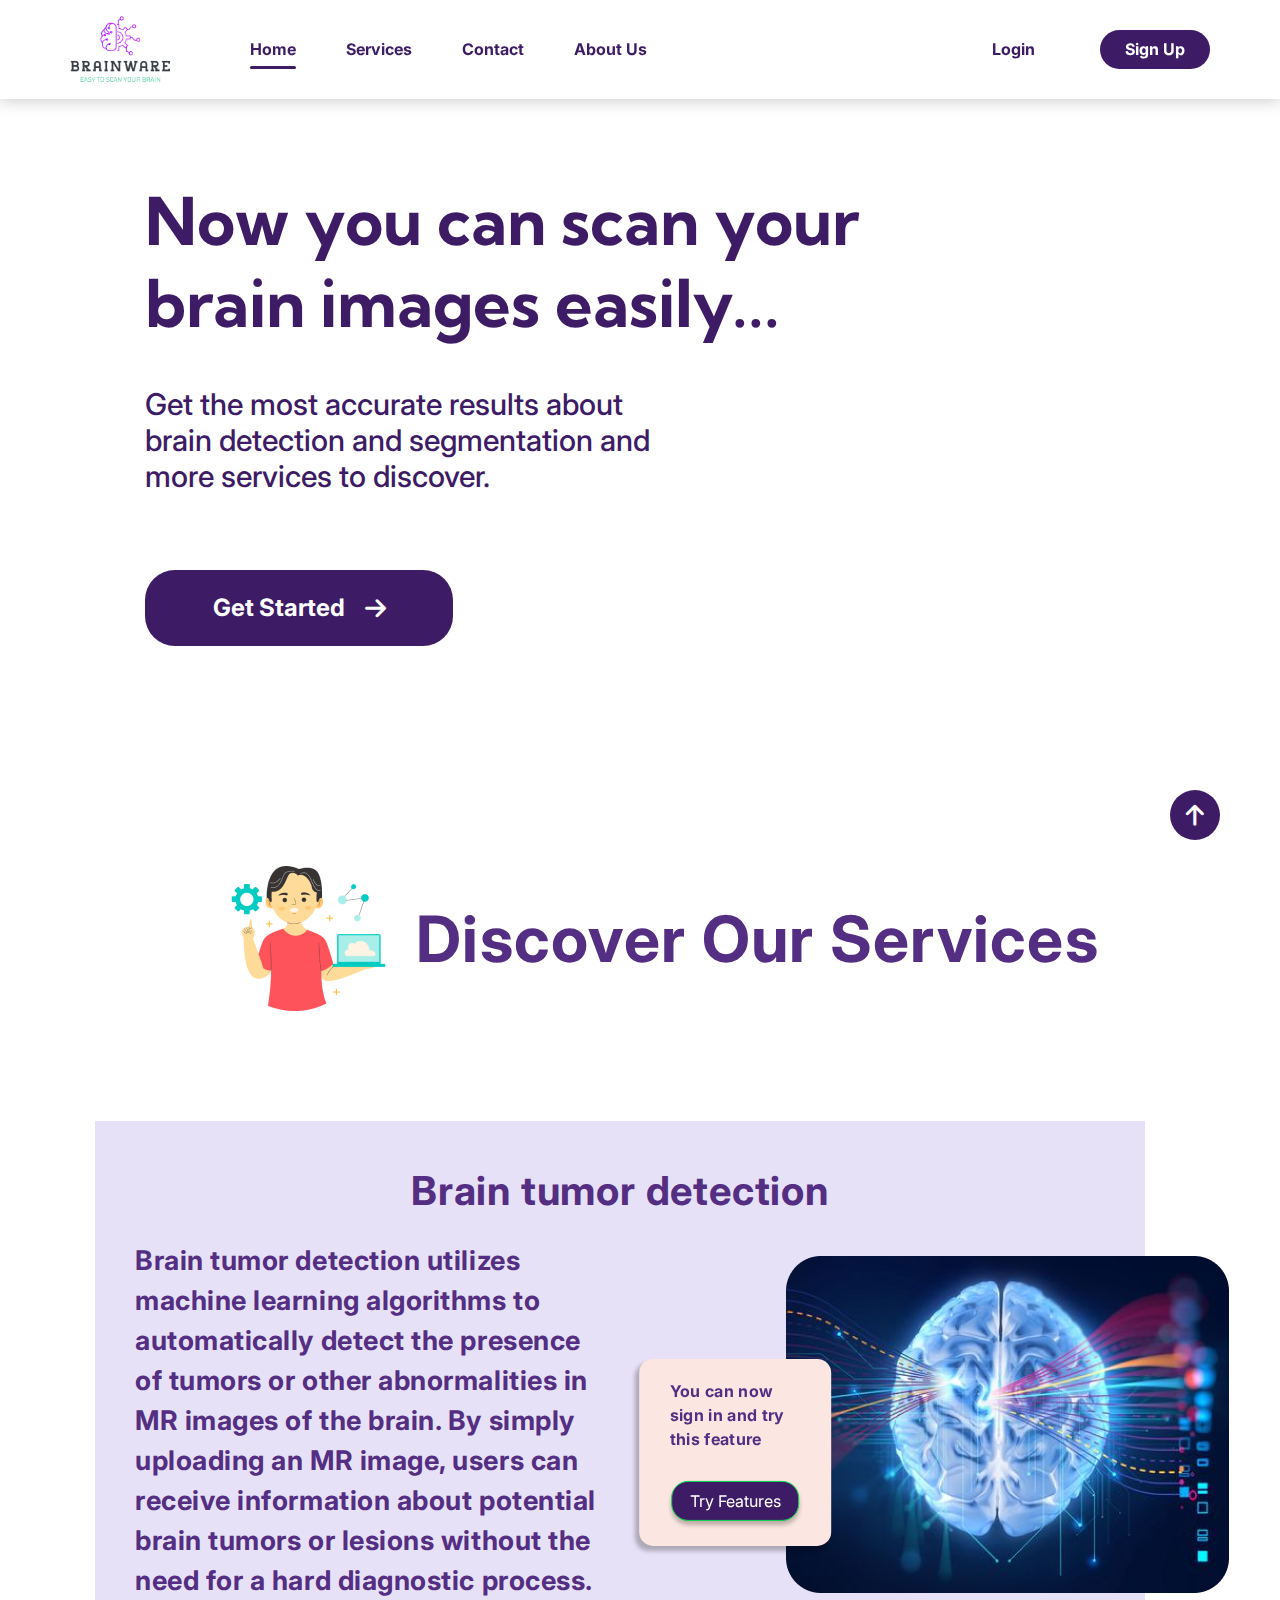
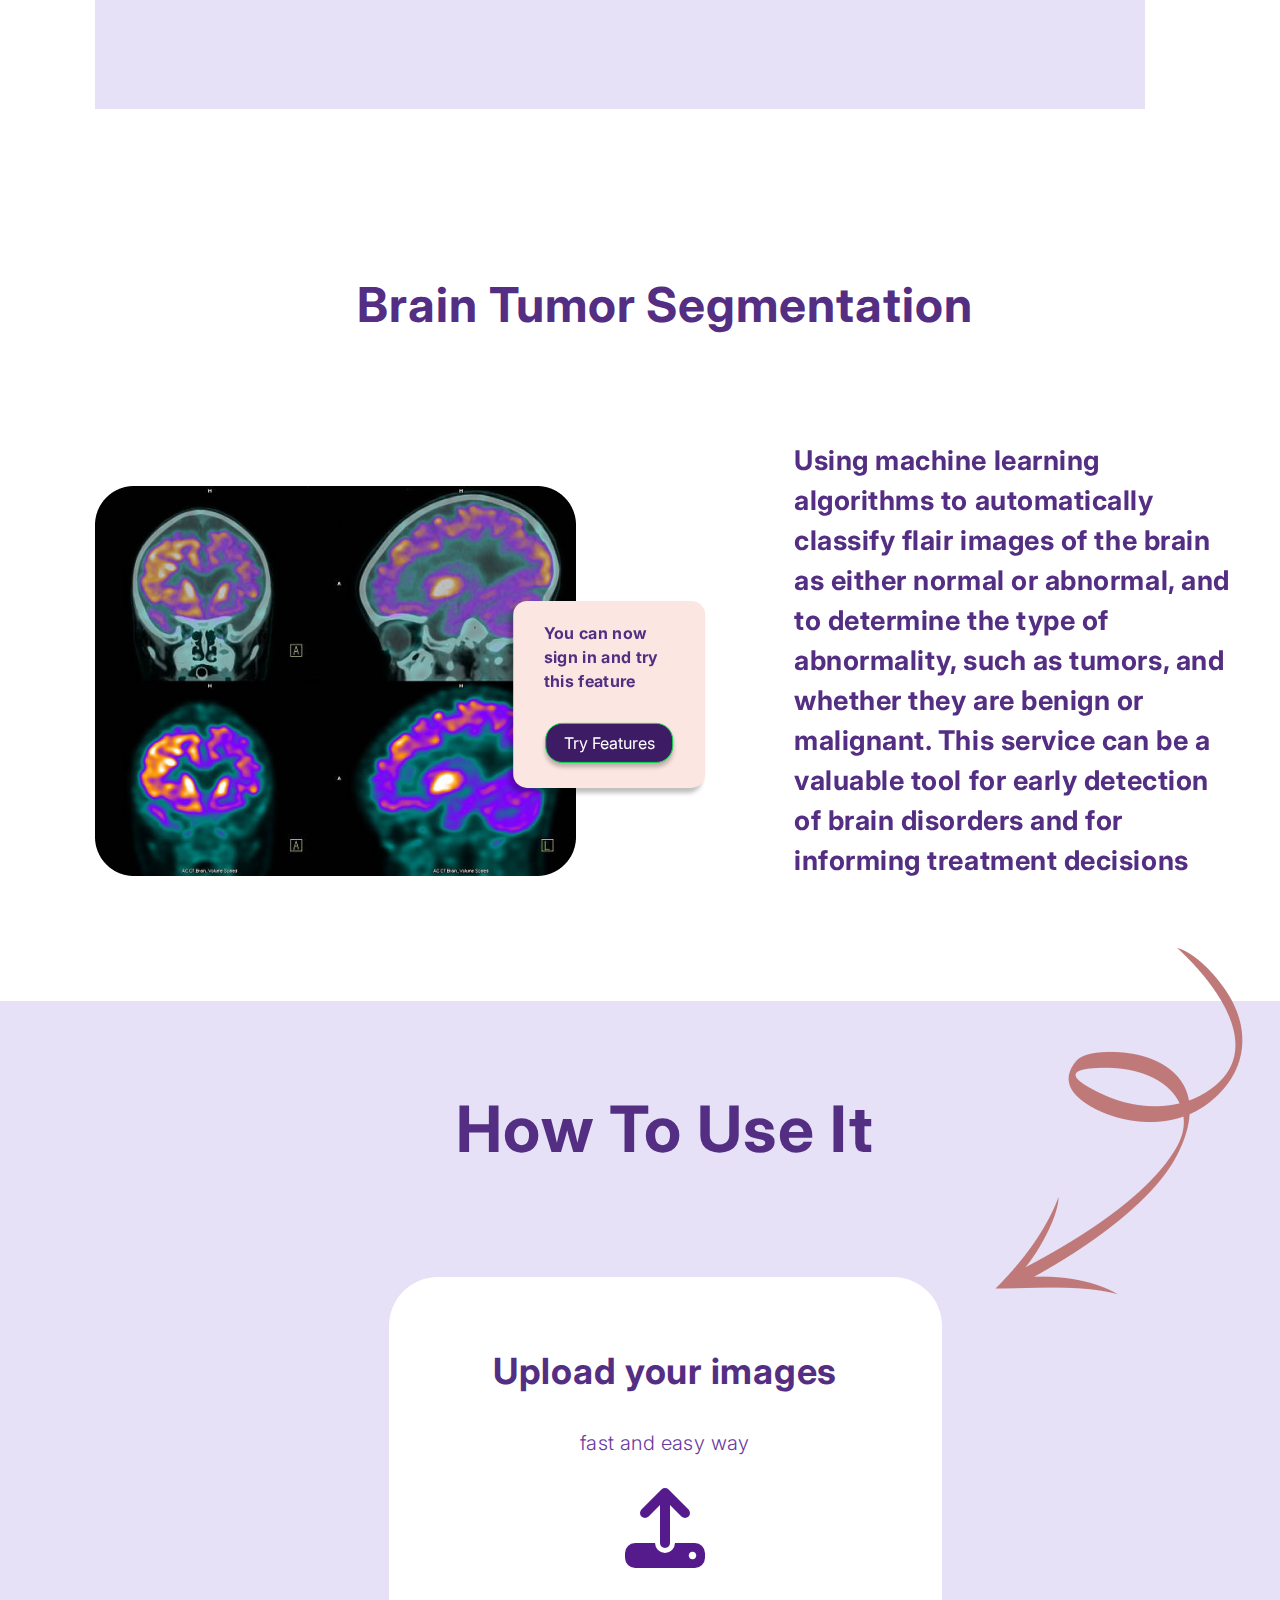
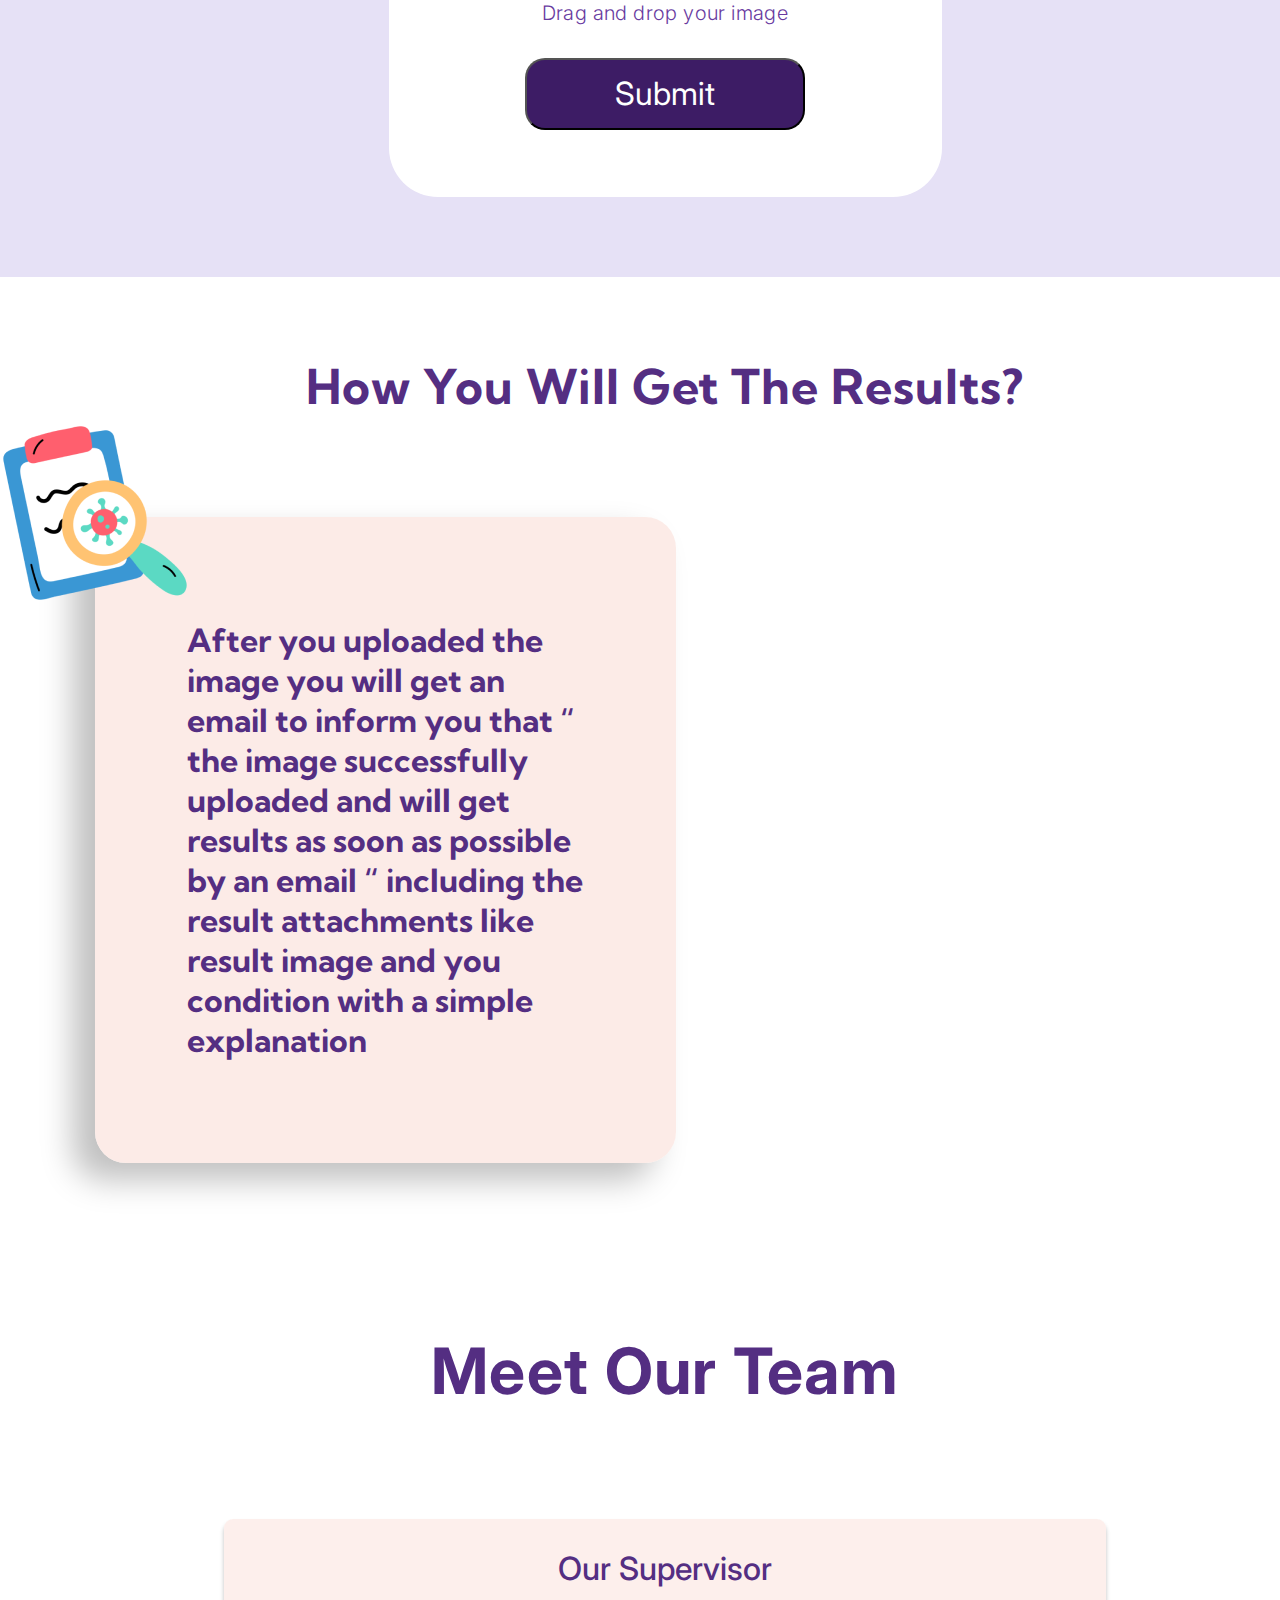
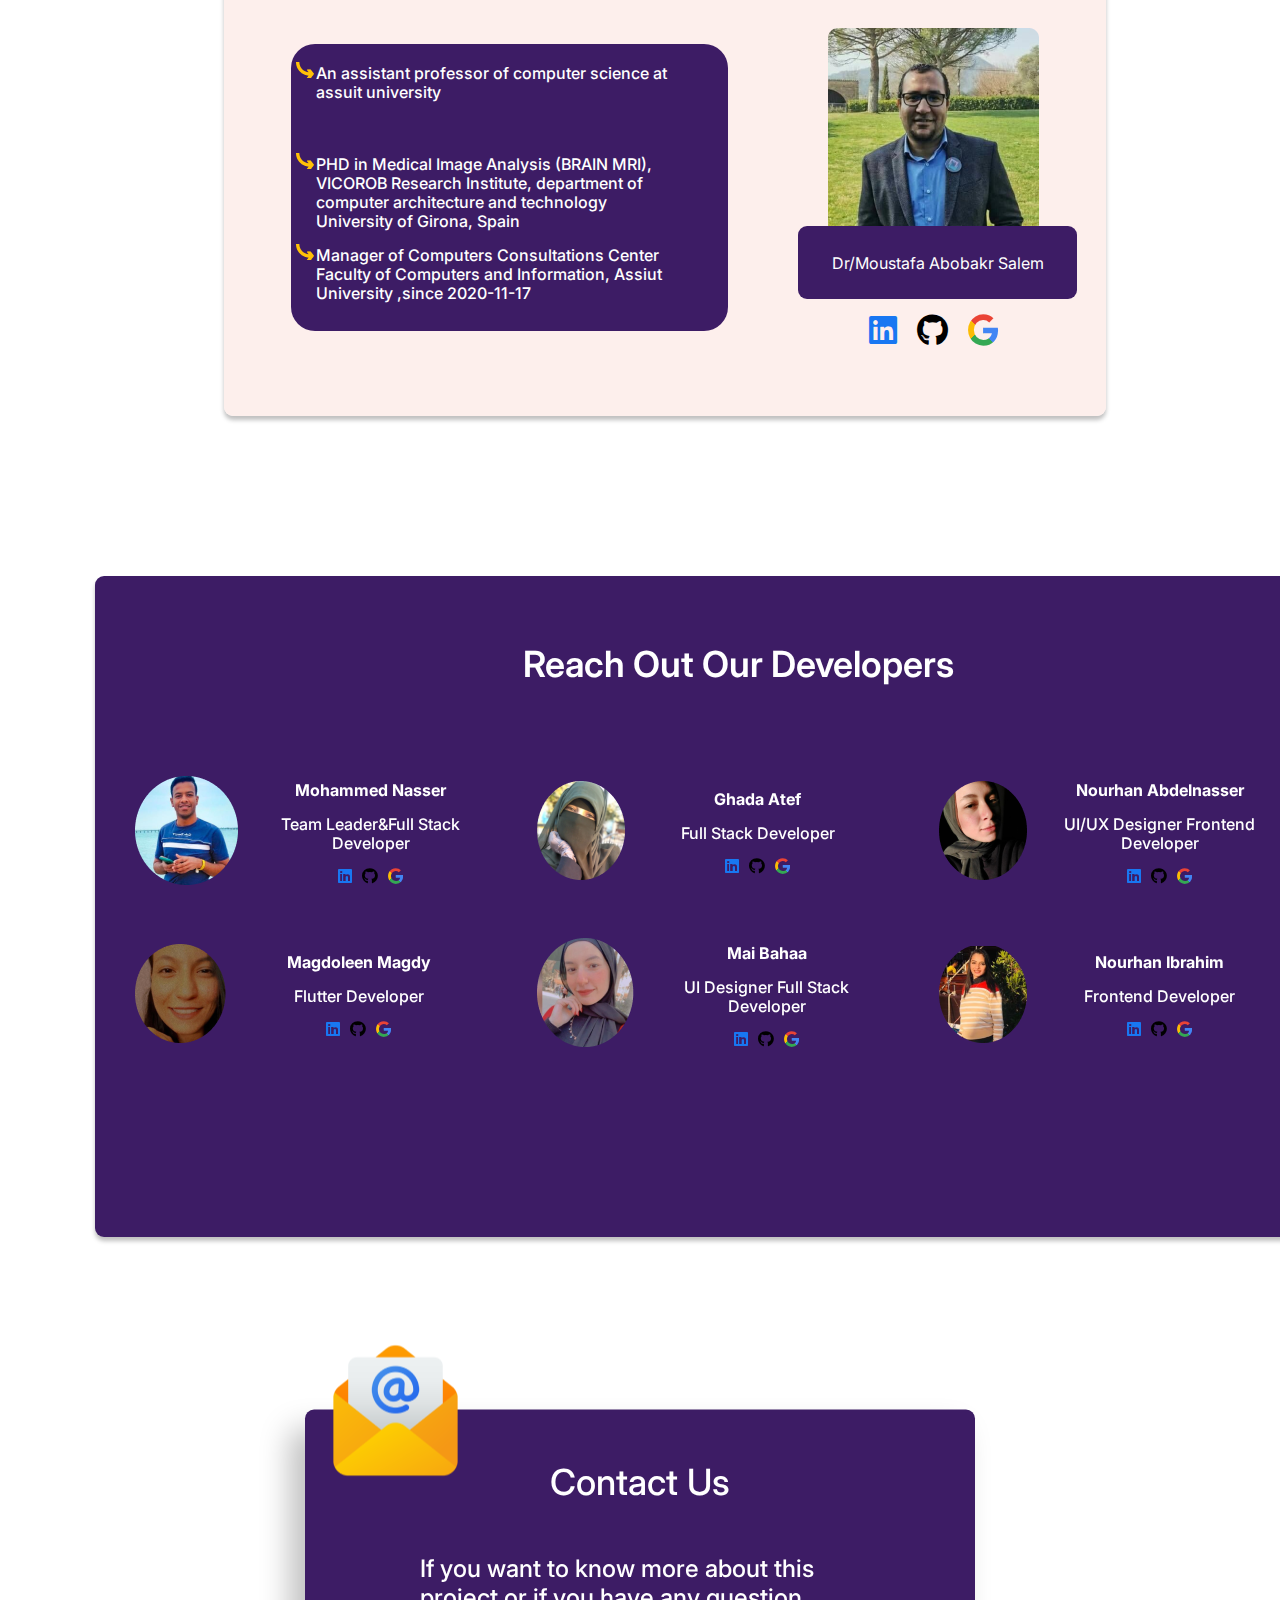
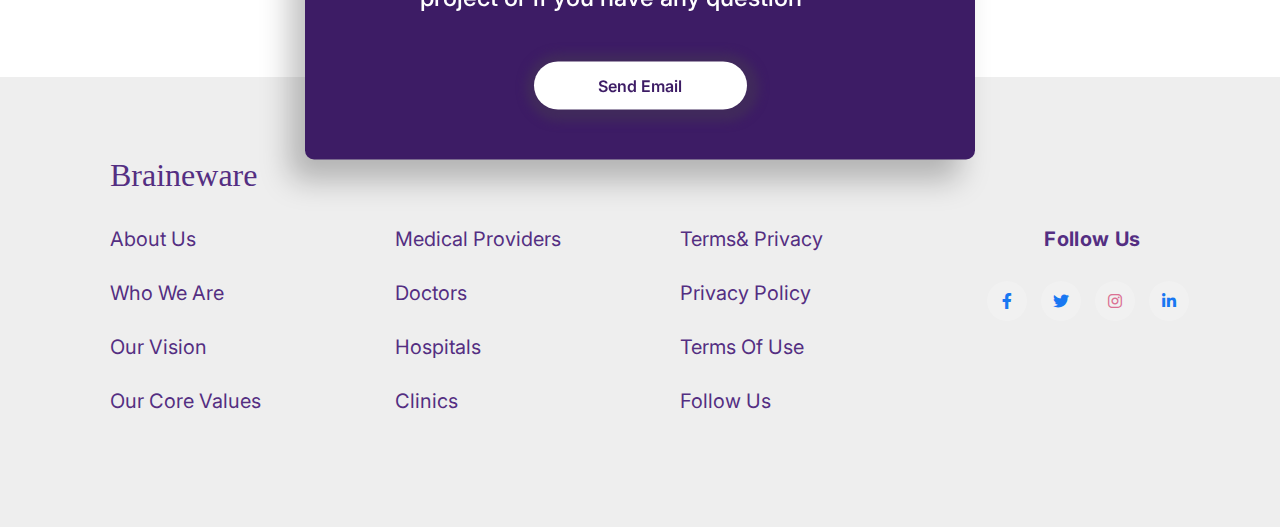
<file: index.html>
<!DOCTYPE html>
<html lang="en">
<head>
    <meta charset="UTF-8">
    <!-- Render all element in normal mode File -->
    <link rel="stylesheet" href="css/normalize.css">
    <!-- Font Awesome File -->
    <link rel="stylesheet" href="css/all.min.css">
    <!-- Main Css File -->
    <link rel="stylesheet" href="css/home.css">
    <!-- Google Fonts -->
    <link rel="preconnect" href="https://fonts.googleapis.com">
    <link href="https://fonts.googleapis.com/css2?family=Kumbh+Sans:wght@100;200;300;400;500;600;700;800;900&display=swap" rel="stylesheet">
    <link rel="preconnect" href="https://fonts.gstatic.com" crossorigin>
    <!--  -->
    <link rel="preconnect" href="https://fonts.googleapis.com">
    <link rel="preconnect" href="https://fonts.gstatic.com" crossorigin>
    <link href="https://fonts.googleapis.com/css2?family=Inter:wght@100;200;300;400;500;600;700;800;900&display=swap" rel="stylesheet">
    <title>Brainware</title>
</head>
<body>
    <a href="#" class="go-top"><i class="fa-solid fa-arrow-up"></i></a>
    <header>
        <div class="container">
            <div class="logo-links">
                <a href="#">
                    <img src="images/logo.png" alt="">
                </a>
                <ul>
                    <li class="active"><a href="home.html">home</a></li>
                    <li><a href="#">services</a></li>
                    <li><a href="#">contact</a></li>
                    <li><a href="about_us.html">about us</a></li>
                </ul>
            </div>
            <div class="actions">
                <button class="login">login</button>
                <button class="signup">sign up</button>
            </div>
        </div>
    </header>

    <main>
        <section class="hero">
            <div class="container">
                <h1>
                    Now you can scan your brain images easily...
                </h1>
                <p>Get the most accurate results
                    about brain detection and segmentation and more
                    services to discover. </p>
                    <div class="get-started">
                        get started
                        <i class="fa-solid fa-arrow-right"></i>
                    </div>
            </div>
        </section>

        <section class="service">
            <div class="container">
                <div class="heading-content">
                    <img src="images/image 72.png" alt="">
                    <h1 class="heading">Discover our services </h1>
                </div>
                <div class="service-content">
                    <h2>Brain tumor detection</h2>
                    <div class="wrap">
                        <p>Brain tumor detection utilizes machine learning algorithms to automatically detect the presence of tumors or other abnormalities in MR images of the brain. By simply uploading an MR image, users can receive information about potential
                            brain tumors or lesions without the need for a hard diagnostic process.
                        </p>
                        <img src="images/image 73.png" alt="">
                    </div>
                    <div class="hint">
                        <p>You can now sign in and try this feature </p>
                        <button>try features</button>
                    </div>
                </div>
            </div>
        </section>

        <section class="service-2">
            <div class="container">
                <h1 class="heading">Brain Tumor segmentation</h1>
                <div class="service-content">
                    <div class="wrap">
                        <img src="images/image 62.png" alt="">
                        <p>Using machine learning algorithms to automatically classify flair images of the brain as either normal or abnormal, and to determine the type of abnormality, such as tumors, and whether they are benign or malignant.
                            This service can be a valuable tool for early detection of brain disorders and for informing treatment decisions
                        </p>
                    </div>
                    <div class="hint">
                        <p>You can now sign in and try this feature </p>
                        <button>try features</button>
                    </div>
                </div>
            </div>
        </section>

        <section class="use">
            <div class="container">
                <h1 class="heading">How to use it</h1>
                <div class="use-content">
                    <h3 class="title">Upload your images </h3>
                    <p>fast and easy way</p>
                    <div class="icon">
                        <a href="">
                            <i class="fa-solid fa-upload"></i>
                        </a>
                    </div>
                    <p>Drag and drop your image </p>
                    <button>submit</button>
                </div>
            </div>
        </section>

        <section class="how">
            <div class="container">
                <h1 class="heading">How you will get the results?</h1>
                <div class="how-container">
                    <div class="how-content">
                        <p>
                            After you uploaded the image you will get an email to inform you that “ the image successfully  uploaded and will get results as soon as possible by an email “ including the result
                            attachments like result image and you condition with a simple explanation  
                        </p>
                    </div>
                </div>
            </div>
        </section>

        <section class="profile">
            <div class="container">
                <h1 class="heading">meet our team </h1>
                <div class="profile-content">
                    <h6>our supervisor</h6>
                    <div class="wrap">
                        <div class="route">
                            <p>
                                An assistant professor of computer science at assuit university  
                            </p>
                            <p>
                                PHD in Medical Image Analysis (BRAIN MRI), VICOROB Research Institute,
                                department of  computer architecture  and technology University of Girona, Spain
                            </p>
                            <p>
                                Manager of Computers 
                                Consultations Center Faculty of Computers and Information,
                                Assiut University ,since 2020-11-17
                            </p>
                        </div>
                        <div class="photo">
                            <div class="image">
                                <img src="images/photo_2023-01-11_15-19-50 2.png" alt="">
                            </div>
                            <div class="icons">
                                <i class="fa-brands fa-linkedin"></i>
                                <i class="fa-brands fa-github"></i>
                                <i class="fa-brands fa-google"></i>
                            </div>
                        </div>
                    </div>
                </div>
            </div>
        </section>

        <section class="devs">
            <div class="container">
                <div class="devs-box">
                    <div class="dev">
                        <div class="image">
                            <img src="images/Mask group.png" alt="">
                        </div>
                        <div class="details">
                            <h3 class="name">mohammed nasser</h3>
                            <p class="job">team leader&Full Stack developer </p>
                            <div class="icons">
                                <i class="fa-brands fa-linkedin"></i>
                                <i class="fa-brands fa-github"></i>
                                <i class="fa-brands fa-google"></i>
                            </div>
                        </div>
                    </div>
                    <div class="dev">
                        <div class="image">
                            <img src="images/Mask group6.png" alt="">
                        </div>
                        <div class="details">
                            <h3 class="name">ghada atef </h3>
                            <p class="job">Full Stack developer </p>
                            <div class="icons">
                                <i class="fa-brands fa-linkedin"></i>
                                <i class="fa-brands fa-github"></i>
                                <i class="fa-brands fa-google"></i>
                            </div>
                        </div>
                    </div>
                    <div class="dev">
                        <div class="image">
                            <img src="images/Mask group2.png" alt="">
                        </div>
                        <div class="details">
                            <h3 class="name">nourhan abdelnasser </h3>
                            <p class="job">uI/uX designer frontend developer</p>
                            <div class="icons">
                                <i class="fa-brands fa-linkedin"></i>
                                <i class="fa-brands fa-github"></i>
                                <i class="fa-brands fa-google"></i>
                            </div>
                        </div>
                    </div>
                    <div class="dev">
                        <div class="image">
                            <img src="images/Mask group3.png" alt="">
                        </div>
                        <div class="details">
                            <h3 class="name">magdoleen magdy</h3>
                            <p class="job">flutter  developer </p>
                            <div class="icons">
                                <i class="fa-brands fa-linkedin"></i>
                                <i class="fa-brands fa-github"></i>
                                <i class="fa-brands fa-google"></i>
                            </div>
                        </div>
                    </div>
                    <div class="dev">
                        <div class="image">
                            <img src="images/Mask group4.png" alt="">
                        </div>
                        <div class="details">
                            <h3 class="name">mai bahaa </h3>
                            <p class="job">UI Designer Full stack developer</p>
                            <div class="icons">
                                <i class="fa-brands fa-linkedin"></i>
                                <i class="fa-brands fa-github"></i>
                                <i class="fa-brands fa-google"></i>
                            </div>
                        </div>
                    </div>
                    <div class="dev">
                        <div class="image">
                            <img src="images/Mask group5.png" alt="">
                        </div>
                        <div class="details">
                            <h3 class="name">nourhan ibrahim </h3>
                            <p class="job">frontend developer </p>
                            <div class="icons">
                                <i class="fa-brands fa-linkedin"></i>
                                <i class="fa-brands fa-github"></i>
                                <i class="fa-brands fa-google"></i>
                            </div>
                        </div>
                    </div>
                </div>
            </div>
        </section>
        <section class="blank">
            <div class="container">
                <div class="box">
                    <h3>contact us</h3>
                    <p>If you want to know more about this project or if you have any question</p>
                    <button>send email</button>
                </div>
            </div>
        </section>
    </main>

    <footer class="footer">
        <div class="container">
            <h3>Braineware</h3>
            <div class="row">
                <div class="footer-col">
                    <ul>
                        <li><a href="#">about us</a></li>
                        <li><a href="#">who we are</a></li>
                        <li><a href="#">our vision </a></li>
                        <li><a href="#">our core values </a></li>
                    </ul>
                </div>
                <div class="footer-col">
                    <ul>
                        <li><a href="#">Medical Providers</a></li>
                        <li><a href="#">doctors</a></li>
                        <li><a href="#">hospitals</a></li>
                        <li><a href="#">clinics</a></li>
                    </ul>
                </div>
                <div class="footer-col">
                    <ul>
                        <li><a href="#">Terms& Privacy</a></li>
                        <li><a href="#">privacy policy </a></li>
                        <li><a href="#">terms of use  </a></li>
                        <li><a href="#">Follow us </a></li>
                    </ul>
                </div>
                <div class="footer-col">
                    <div class="cont">
                        <div class="heading">
                            follow us
                        </div>
                        <div class="social-links">
                            <a href="#"><i class="fab fa-facebook-f"></i></a>
                            <a href="#"><i class="fab fa-twitter"></i></a>
                            <a href="#"><i class="fab fa-instagram"></i></a>
                            <a href="#"><i class="fab fa-linkedin-in"></i></a>
                        </div>
                    </div>
                </div>
            </div>
        </div>
    </footer>
</body>
</html>
</file>
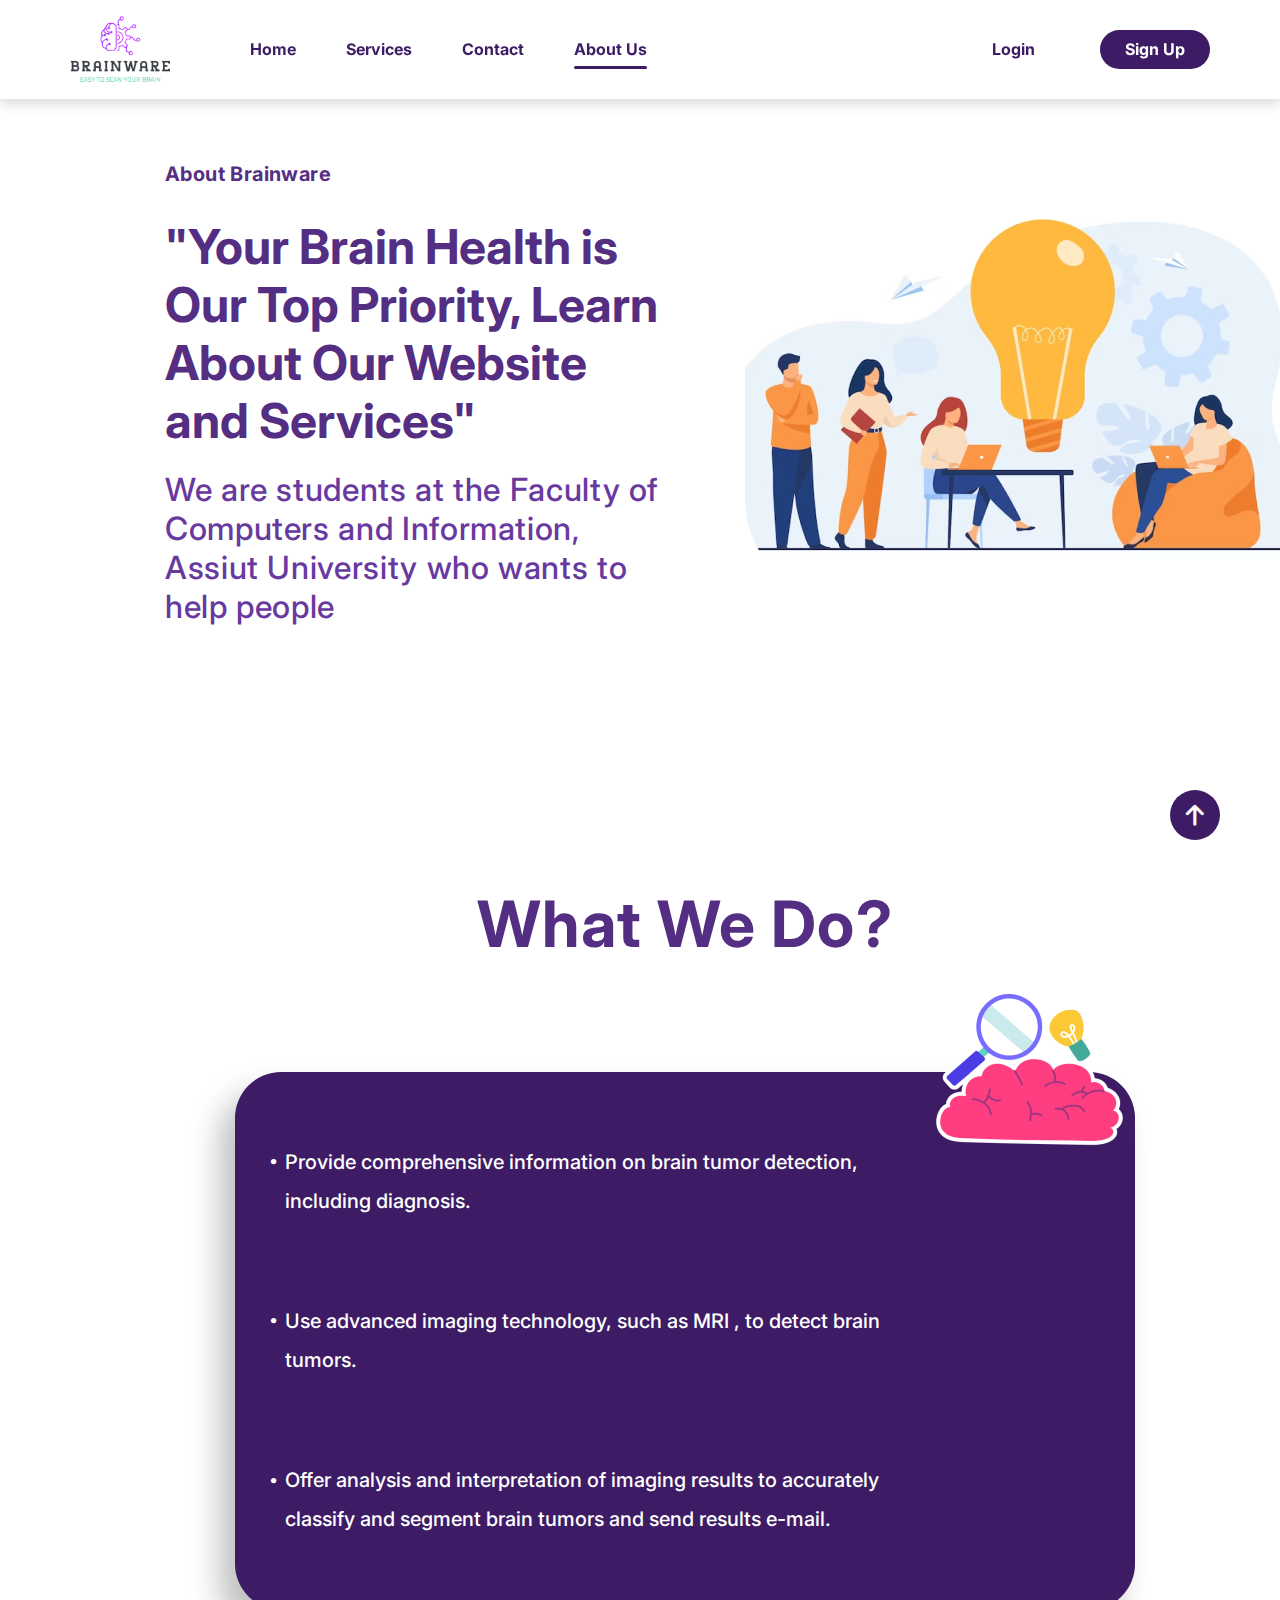
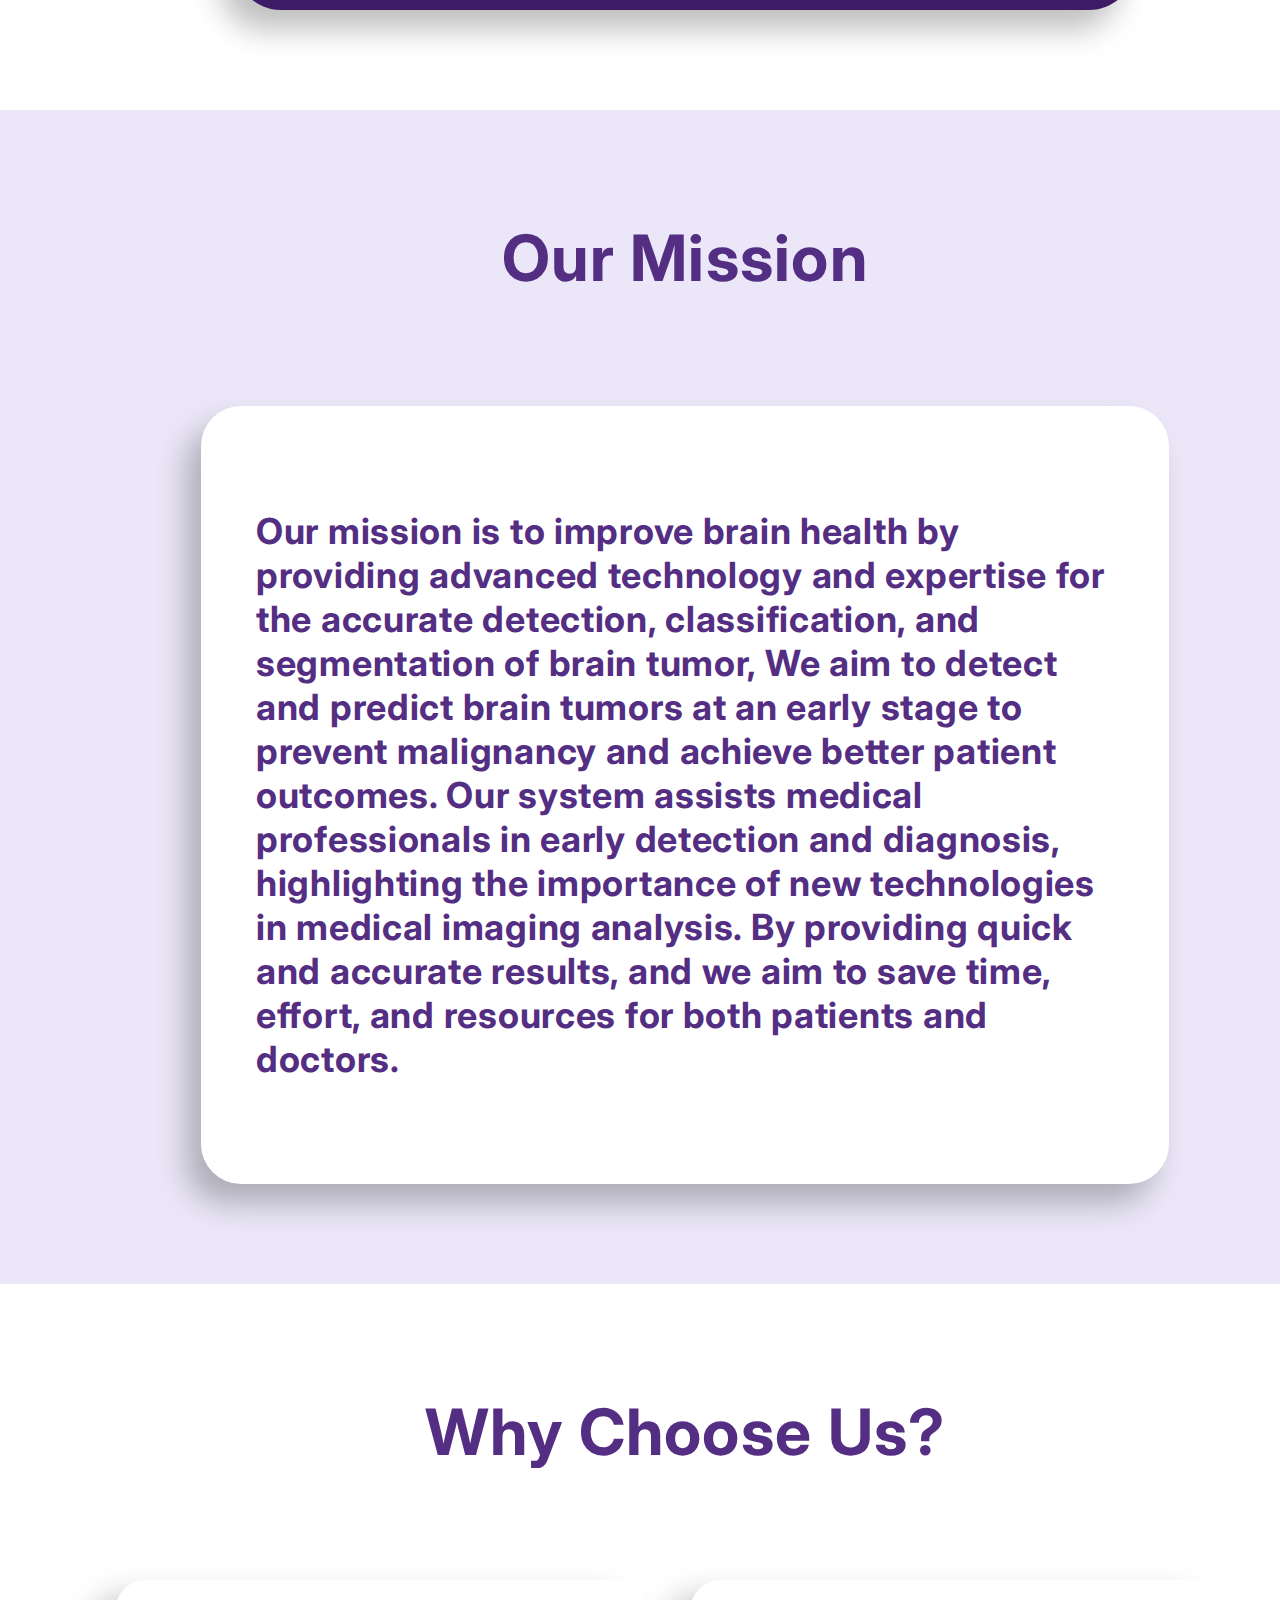
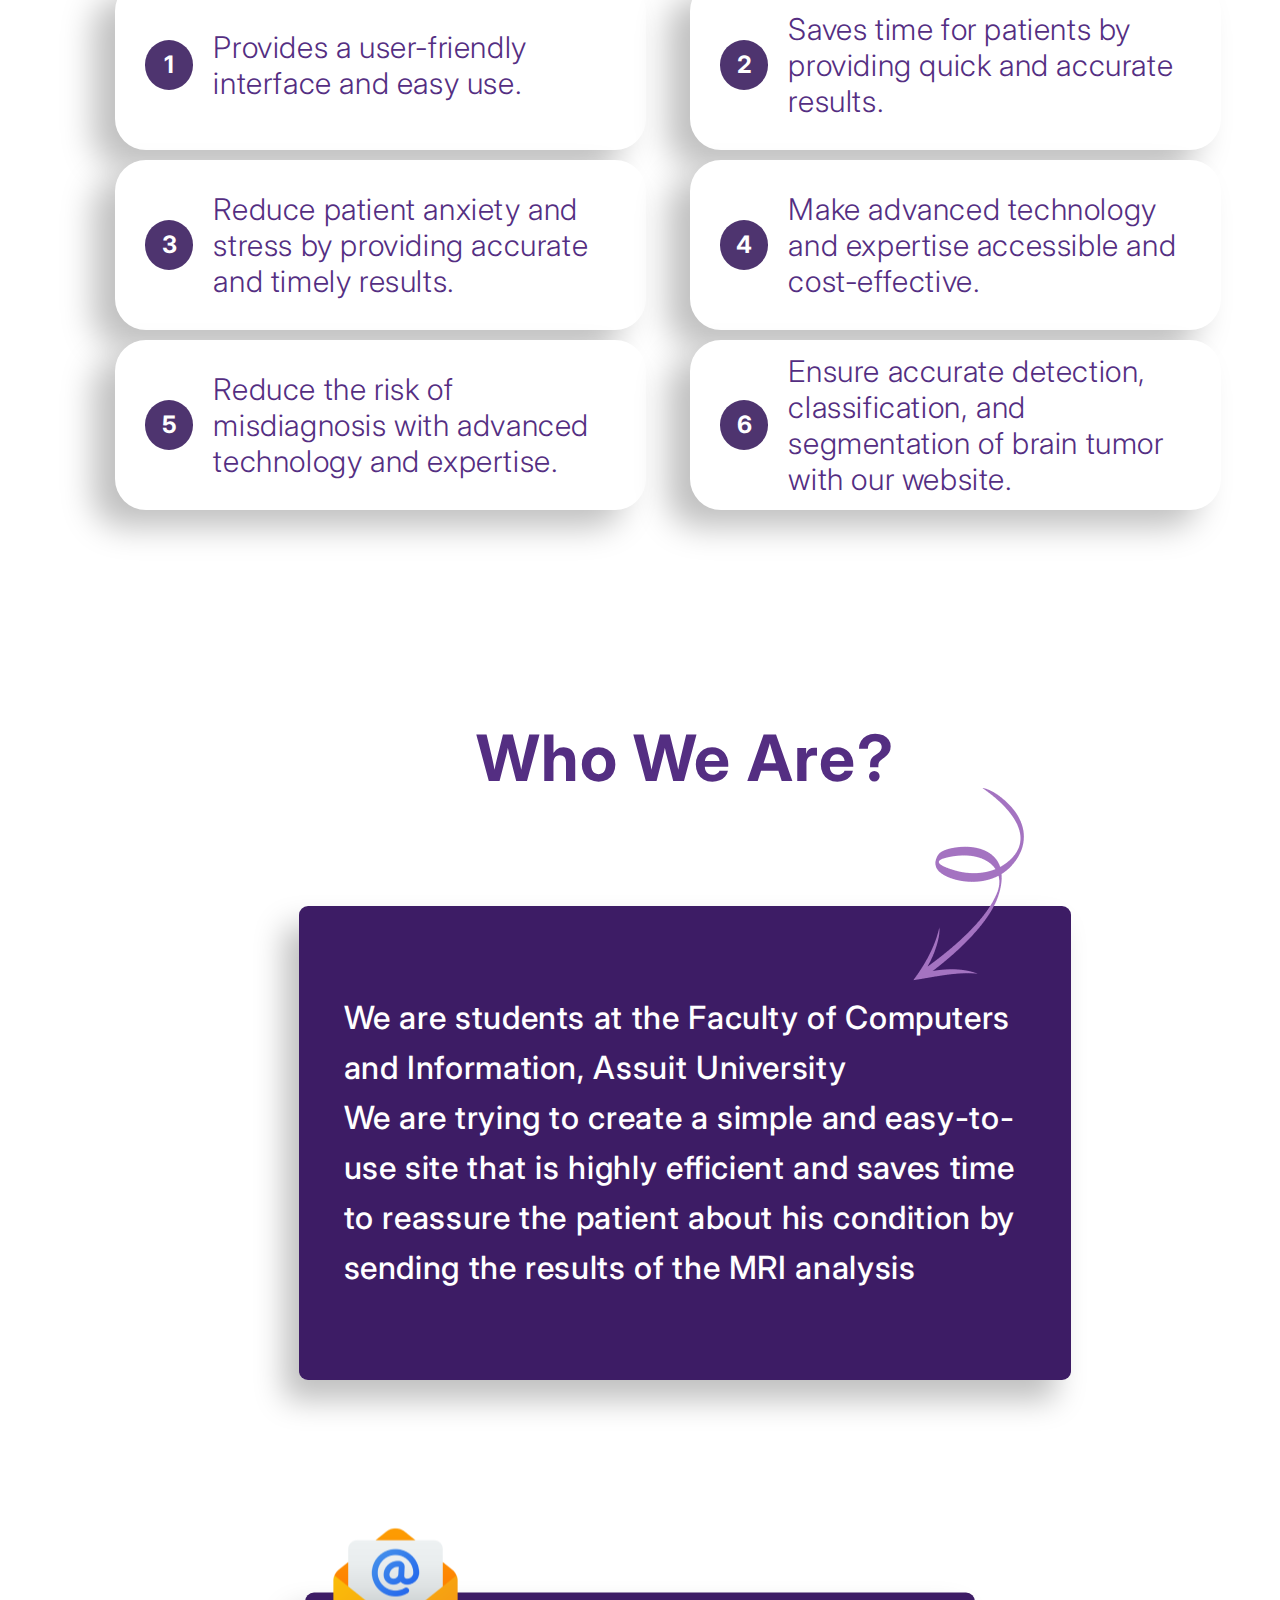
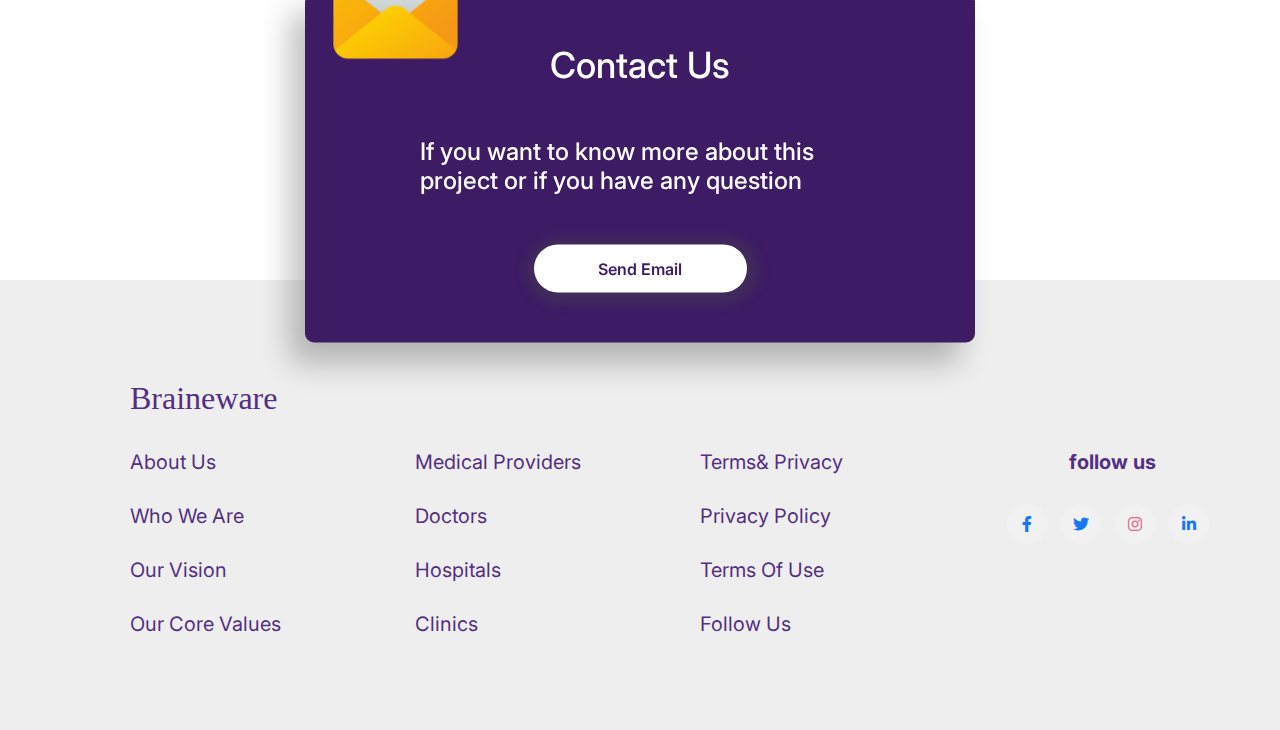
<file: about_us.html>
<!DOCTYPE html>
<html lang="en">
<head>
    <meta charset="UTF-8">
<!-- Render all element in normal mode File -->
<link rel="stylesheet" href="css/normalize.css">
<!-- Font Awesome File -->
<link rel="stylesheet" href="css/all.min.css">
<!-- Main Css File -->
<link rel="stylesheet" href="css/about_us.css">
<!-- Google Fonts -->
<link rel="preconnect" href="https://fonts.googleapis.com">
<link href="https://fonts.googleapis.com/css2?family=Kumbh+Sans:wght@100;200;300;400;500;600;700;800;900&display=swap" rel="stylesheet">
<link rel="preconnect" href="https://fonts.gstatic.com" crossorigin>
<!--  -->
<link rel="preconnect" href="https://fonts.googleapis.com">
<link rel="preconnect" href="https://fonts.gstatic.com" crossorigin>
<link href="https://fonts.googleapis.com/css2?family=Inter:wght@100;200;300;400;500;600;700;800;900&display=swap" rel="stylesheet">
<title>Brainware</title>
</head>
<body>
    <a href="#" class="go-top"><i class="fa-solid fa-arrow-up"></i></a>
    <header>
        <div class="container">
            <div class="logo-links">
                <a href="#">
                    <img src="images/Screenshot (355) 1.png" alt="">
                </a>
                <ul>
                    <li><a href="index.html">home</a></li>
                    <li><a href="">services</a></li>
                    <li><a href="">contact</a></li>
                    <li class="active"><a href="about_us.html">about us</a></li>
                </ul>
            </div>
            <div class="actions">
                <button class="login">login</button>
                <button class="signup">sign up</button>
            </div>
        </div>
    </header>

    <main>
        <section class="hero">
            <div class="container">
                <div class="hero-content">
                    <div class="intro-title">
                        <p>About Brainware<p>
                        <p class="title">"Your Brain Health is Our Top Priority,  Learn About Our Website and Services"</p>
                        <p>We are students at the Faculty of Computers and Information, Assiut University who wants to help people </p>
                    </div>
                    <div class="image">
                        <img src="images/image 52.png" alt="">
                    </div>
                </div>
            </div>
        </section>

        <section class="do">
            <div class="container">
                <h1 class="heading">What We Do?</h1>
                <div class="do-content">
                    <p>Provide comprehensive information on brain tumor detection, including diagnosis.</p>
                    <p>Use advanced imaging technology, such as MRI , to detect brain tumors.</p>
                    <p>Offer analysis and interpretation of imaging results to accurately classify and segment brain tumors and send results e-mail.</p>
                </div>
            </div>
        </section>

        <section class="mission">
            <div class="container">
                <h1 class="heading">Our Mission</h1>
                <div class="mission-bcontent">
                    <div class="mission-content">
                        <p>
                            Our mission is to improve brain health by providing advanced technology and expertise for the accurate detection, classification, and segmentation of brain tumor, We aim to detect and predict brain tumors at an early stage to prevent malignancy and achieve better patient outcomes. Our system assists medical professionals in early detection and diagnosis, highlighting the importance of new technologies in medical imaging analysis.
                            By providing quick and accurate results, and we aim to save time, effort, and resources for both patients and doctors. 
                        </p>
                    </div>
                </div>
            </div>
        </section>

        <section class="choose">
            <div class="container">
                <h1 class="heading">why choose us?</h1>
                <div class="cards">
                    <div class="card">
                        <div class="number">
                            1
                        </div>
                        <p>
                            Provides a user-friendly interface and easy use.
                        </p>
                    </div>
                    <div class="card">
                        <div class="number">
                            2
                        </div>
                        <p>
                            Saves time for  patients by providing quick and accurate results.
                        </p>
                    </div>
                    <div class="card">
                        <div class="number">
                            3
                        </div>
                        <p>
                            Reduce patient anxiety and stress by providing accurate and timely results.
                        </p>
                    </div>
                    <div class="card">
                        <div class="number">
                            4
                        </div>
                        <p>
                            Make advanced technology and expertise accessible and cost-effective.
                        </p>
                    </div>
                    <div class="card">
                        <div class="number">
                            5
                        </div>
                        <p>
                            Reduce the risk of misdiagnosis with advanced technology and expertise.
                        </p>
                    </div>
                    <div class="card">
                        <div class="number">
                            6
                        </div>
                        <p>
                            Ensure accurate detection, classification, and segmentation of brain tumor with our website.
                        </p>
                    </div>
                </div>
            </div>
        </section>

        <section class="we-are">
            <div class="container">
                <h1 class="heading">who we are?</h1>
                <div class="we-are-content">
                    <p>
                        We are students at the Faculty of Computers and Information, Assuit University  <br>We are trying to create a simple and easy-to-use site that is highly efficient and saves time to reassure the patient
                        about his condition by sending the results of the MRI analysis
                    </p>
                </div>
            </div>
        </section>
        <section class="blank">
            <div class="container">
                <div class="box">
                    <h3>contact us</h3>
                    <p>If you want to know more about this project or if you have any question</p>
                    <button>send email</button>
                </div>
            </div>
        </section>
    </main>

    <footer class="footer">
        <div class="container">
            <h3>Braineware</h3>
            <div class="row">
                <div class="footer-col">
                    <ul>
                        <li><a href="#">about us</a></li>
                        <li><a href="#">who we are</a></li>
                        <li><a href="#">our vision </a></li>
                        <li><a href="#">our core values </a></li>
                    </ul>
                </div>
                <div class="footer-col">
                    <ul>
                        <li><a href="#">Medical Providers</a></li>
                        <li><a href="#">doctors</a></li>
                        <li><a href="#">hospitals</a></li>
                        <li><a href="#">clinics</a></li>
                    </ul>
                </div>
                <div class="footer-col">
                    <ul>
                        <li><a href="#">Terms& Privacy</a></li>
                        <li><a href="#">privacy policy </a></li>
                        <li><a href="#">terms of use </a></li>
                        <li><a href="#">Follow us </a></li>
                    </ul>
                </div>
                <div class="footer-col">
                    <div class="cont">
                        <div class="heading-e">
                            follow us
                        </div>
                        <div class="social-links">
                            <a href="#"><i class="fab fa-facebook-f"></i></a>
                            <a href="#"><i class="fab fa-twitter"></i></a>
                            <a href="#"><i class="fab fa-instagram"></i></a>
                            <a href="#"><i class="fab fa-linkedin-in"></i></a>
                        </div>
                    </div>
                </div>
            </div>
        </div>
    </footer>
</body>
</html>
</file>
<file: css/home.css>
/* Start Varaiables */

:root {
    --main-color : #3D1C65;
    --main-padding-section : 80px;
}
/* End Varaiables */

/* Start Scroll Customizion */

::-webkit-scrollbar {
    width: 10px;
}

::-webkit-scrollbar-thumb {
    border-radius: 50px;
    background-color: var(--main-color);
    -webkit-border-radius: 50px;
    -moz-border-radius: 50px;
    -ms-border-radius: 50px;
    -o-border-radius: 50px;
}

::-webkit-scrollbar-track {
    background-color: #FFFFFF;

}
/* End Scroll Customizion */

/* Start go to button  Customizion */
.go-top {
    background-color: var(--main-color);
    width: 50px;
    height: 50px;
    position: fixed;
    bottom: 60px;
    right: 60px;
    border-radius: 50%;
    -webkit-border-radius: 50%;
    -moz-border-radius: 50%;
    -ms-border-radius: 50%;
    -o-border-radius: 50%;
    display: flex;
    align-items: center;
    justify-content: center;
    color: #ffffff;
    font-weight: bold;
    font-size: 1.5em;
    text-decoration: none;
}
/* End go to button Customizion */

/* Start Customition Icon */

.fa-facebook-f ,
.fa-twitter ,
.fa-linkedin-in
{
    color: rgb(24 119 242);
}

.fa-linkedin {
    color: rgb(24 119 242);
}

.fa-google {
    background: conic-gradient(from -45deg, #ea4335 110deg, #4285f4 90deg 180deg, #34a853 180deg 270deg, #fbbc05 270deg) 73% 55%/150% 150% no-repeat;
    -webkit-background-clip: text;
    background-clip: text;
    color: transparent;
    -webkit-text-fill-color: transparent;
}

.fa-instagram {
    color: palevioletred
}

/* End Customition Icon */

/* Start Global Rules */
* {
    box-sizing: border-box;
    margin: 0;
    padding: 0;
}

html {
    scroll-behavior: smooth;
}

body {
    font-family: 'Kumbh Sans', sans-serif;
    font-family: 'Inter', sans-serif;
    box-sizing: border-box;
}

.container {
    padding: 0 15px;
    margin: 0 auto;
}

/* Small */
@media (min-width: 768px) {
    .container {
        width: 750px;
    }
}
  /* Medium */
@media (min-width: 992px) {
    .container {
        width: 970px;
    }
}
  /* Large */
@media (min-width: 1200px) {
    .container {
        width: 1170px;
    }
}

/* End Global Rules */

/*  Start Some Important Rules */

.heading {
    /* margin: 0 0 100px 0 ; */
    text-align: center;
    font-style: normal;
    font-weight: 700;
    font-size: 64px;
    line-height: 96px;
    letter-spacing: 0.02em;
    color: #542E82;
    text-transform: capitalize;

}

h1 ,h2 ,h3 ,h4
{
    margin: 0;
}

/* End Some Important Rules */

/* Start Header */

header {
    padding: 10px;
    box-shadow: 0 1px 15px 1px rgba(0, 0, 0, 0.2);
    position: fixed;
    top: 0;
    left: 0;
    width: 100%;
    z-index: 1555555555;
    transition: 0.5s;
    -webkit-transition: 1s;
    -moz-transition: 0.5s;
    -ms-transition: 0.5s;
    -o-transition: 0.5s;
    background-color: white;
}
header .container {
    display: flex;
    justify-content: space-between;
    align-items: center;
}

header .logo-links {
    display: flex;
    justify-content: space-between;
    align-items: center;
    gap: 80px;

}

header .logo-links a img {
    width: 100px;
}

header .logo-links ul {
    list-style: none;
    display: flex;
    gap: 50px;
}

header .logo-links ul li a {
    text-decoration: none;
    text-transform: capitalize;
    color: var(--main-color);
    font-size: 1em;
    font-weight: bold;
    position: relative;
}

header .logo-links ul li a::after {
    content: "";
    position: absolute;
    bottom: -10px;
    left: 0;
    width: 0;
    height: 3px;
    border-radius: 10px;
    background-color: var(--main-color);
    -webkit-border-radius: 10px;
    -moz-border-radius: 10px;
    -ms-border-radius: 10px;
    -o-border-radius: 10px;
    transition: 0.5s;
    -webkit-transition: 0.5s;
    -moz-transition: 0.5s;
    -ms-transition: 0.5s;
    -o-transition: 0.5s;
}

header .logo-links ul li a:hover::after {
    width: 100%;
}

header .logo-links ul li.active a::after {
    content: "";
    position: absolute;
    bottom: -10px;
    left: 0;
    width: 100%;
    height: 3px;
    border-radius: 10px;
    background-color: var(--main-color);
    -webkit-border-radius: 10px;
    -moz-border-radius: 10px;
    -ms-border-radius: 10px;
    -o-border-radius: 10px;
}

header .actions {
    display: flex;
    align-items: center;
    gap: 40px;
}

header .actions button {
    padding: 10px 25px;
    text-transform: capitalize;
    display: flex;
    justify-content: center;
    align-items: center;
    border: none;
    outline: none;
    border-radius: 30px;
    -webkit-border-radius: 30px;
    -moz-border-radius: 30px;
    -ms-border-radius: 30px;
    -o-border-radius: 30px;
    font-weight: bold;
    font-size: 1em;
    perspective: 200px;
    transition: 0.5s;
    -webkit-transition: 0.5s;
    -moz-transition: 0.5s;
    -ms-transition: 0.5s;
    -o-transition: 0.5s;
}

header .actions button:hover {
    transform: scale(1.2);
    -webkit-transform: scale(1.2);
    -moz-transform: scale(1.2);
    -ms-transform: scale(1.2);
    -o-transform: scale(1.2);
}

header .actions .login {
    color: var(--main-color);
    background-color: transparent;

    
}

header .actions .signup {
    background-color: var(--main-color);
    color: white;
}

/* Start Hero Section */

.hero {
    padding: calc(var(--main-padding-section) + 50px);
}

.hero .container h1 {
    margin: 50px 0 -40px 0;
    width: 728px;
    height: 246px;
    font-family: 'Kumbh Sans';
    font-weight: 700;
    font-size: 66px;
    line-height: 82px;
    color: var(--main-color);
}

.hero .container p {
width: 507px;
height: 144px;
font-family: 'Inter';
font-weight: 500;
font-size: 30px;
line-height: 36px;
color: var(--main-color);

}

.hero .container .get-started {
    display: flex;
    justify-content: center;
    align-items: center;
    gap: 20px;
    color: white;
    font-weight: bold;
    background-color: var(--main-color);
    width: 308px;
    height: 76px;
    border-radius: 30px;
    font-size: 1.5em;
    text-transform: capitalize;
    -webkit-border-radius: 30px;
    -moz-border-radius: 30px;
    -ms-border-radius: 30px;
    -o-border-radius: 30px;
    margin-top: 40px;
    transition: 0.5s;
    -webkit-transition: 0.5s;
    -moz-transition: 0.5s;
    -ms-transition: 0.5s;
    -o-transition: 0.5s;
    cursor: pointer;
}

.hero .container .get-started:hover {
    font-size: 1.9em;
    
}

/* End Hero Section */

/* Start service Section */

.service {
    padding: var(--main-padding-section);
}

.service .heading-content {
    display: flex;
    justify-content: center;
    align-items: center;
    gap: 30px;
    margin-bottom: 100px;
}

.service .service-content {
    position: relative;
    width: 1050px;
    height: 588px;
    background: #E6E1F6;
    box-sizing: border-box;
    padding: 40px;
}

.service .service-content h2 {

    text-align: center;
    font-style: normal;
    font-weight: 700;
    font-size: 40px;
    line-height: 60px;
    letter-spacing: 0.02em;
    color: #542E82;
    margin-bottom: 20px;
}

.service .service-content .wrap {
    display: flex;
    justify-content: space-between;
}

.service .service-content .wrap p {
    width: 470px;
    height: 347px;
    font-style: normal;
    font-weight: 700;
    font-size: 27px;
    line-height: 40px;
    letter-spacing: 0.02em;
    color: #542E82;
}

.service .service-content .wrap img {
    position: absolute;
    top: 135px;
    right: -8%;

}

.service .service-content .hint {
    position: absolute;
    top: 50%;
    left: 50%;
    transform: translate(10% ,  -30%);
    width: 192px;
    height: 187px;
    background: #FBE6E1;
    box-shadow: -4px 5px 4px rgba(0, 0, 0, 0.25);
    border-radius: 14px;
    display: flex;
    flex-direction: column;
    box-sizing: border-box;
    align-items: center;
    gap: 50px;
    -webkit-transform: translate(10% ,  -30%);
    -moz-transform: translate(10% ,  -30%);
    -ms-transform: translate(10% ,  -30%);
    -o-transform: translate(10% ,  -30%);
    transition: 0.5s;
    -webkit-transition: 0.5s;
    -moz-transition: 0.5s;
    -ms-transition: 0.5s;
    -o-transition: 0.5s;
}

.service .service-content .hint:hover {
    transform: scale(1.5);
    -webkit-transform: scale(1.5);
    -moz-transform: scale(1.5);
    -ms-transform: scale(1.5);
    -o-transform: scale(1.5);
}

.service .service-content .hint p {
    width: 131px;
    height: 72px;
    font-style: normal;
    font-weight: 700;
    font-size: 16px;
    line-height: 24px;
    letter-spacing: 0.02em;
    color: #542E82;
    padding-top: 20px;
}

.service .service-content .hint button {
    box-sizing: border-box;
    width: 128px;
    height: 40px;
    background: #3D1C65;
    border: 1px solid #0BDC49;
    box-shadow: 0px 4px 4px rgba(0, 0, 0, 0.25);
    border-radius: 17px;
    color: white;
    text-transform: capitalize;
}

/* End Service Section */

/* Start  Service-2 Section */

.service-2 {
    padding: var(--main-padding-section);
}

.service-2 .service-content {
    position: relative;
}

.service-2 .service-content .wrap {
    display: flex;
    justify-content: space-between;
    align-items: center;
}

.service-2 .heading {
    font-style: normal;
    font-weight: 700;
    font-size: 48px;
    line-height: 72px;
    text-align: center;
    letter-spacing: 0.02em;
    margin-bottom: 100px;
}

.service-2 .service-content .wrap p {
    width: 441px;
    height: 480px;
    font-weight: 700;
    font-size: 27px;
    line-height: 40px;
    letter-spacing: 0.02em;
    color: #542E82;
}

.service-2 .service-content .hint {
    position: absolute;
    top: 45%;
    left: 35%;
    transform: translate(10% ,  -30%);
    width: 192px;
    height: 187px;
    background: #FBE6E1;
    box-shadow: -4px 5px 4px rgba(0, 0, 0, 0.25);
    border-radius: 14px;
    display: flex;
    flex-direction: column;
    box-sizing: border-box;
    align-items: center;
    gap: 50px;
    -webkit-transform: translate(10% ,  -30%);
    -moz-transform: translate(10% ,  -30%);
    -ms-transform: translate(10% ,  -30%);
    -o-transform: translate(10% ,  -30%);
    transition: 0.5s;
    -webkit-transition: 0.5s;
    -moz-transition: 0.5s;
    -ms-transition: 0.5s;
    -o-transition: 0.5s;
}

.service-2 .service-content .hint:hover {
    transform: scale(1.5);
    -webkit-transform: scale(1.5);
    -moz-transform: scale(1.5);
    -ms-transform: scale(1.5);
    -o-transform: scale(1.5);
}

.service-2 .service-content .hint p {
    width: 131px;
    height: 72px;
    font-style: normal;
    font-weight: 700;
    font-size: 16px;
    line-height: 24px;
    letter-spacing: 0.02em;
    color: #542E82;
    padding-top: 20px;
}

.service-2 .service-content .hint button {
    box-sizing: border-box;
    width: 128px;
    height: 40px;
    background: #3D1C65;
    border: 1px solid #0BDC49;
    box-shadow: 0px 4px 4px rgba(0, 0, 0, 0.25);
    border-radius: 17px;
    color: white;
    text-transform: capitalize;
}

/* End Service-2 Section */

/* Start use Section  */

.use {
    padding: var(--main-padding-section);
    background-color: #E6E1F6;

}

.use .heading {
    margin-bottom: 100px;
}

.use .use-content {
    width: 553px;
    height: 520px;
    background: #FFFFFF;
    border-radius: 49px;
    margin: auto;
    display: flex;
    flex-direction: column;
    box-sizing: border-box;
    padding: 20px;
    align-items: center;
    justify-content: center;
    gap: 30px;
    position: relative;
}

.use .use-content::after {
    content: url(../images/Hand-drawn-Arrow-icon-premium-vector-PNG\ 1.png);
    position: absolute;
    top: -439px;
    right: -400px;
}

.use .use-content h3 {
    font-weight: 700;
    font-size: 36px;
    line-height: 54px;
    letter-spacing: 0.02em;
    color: #542E82;
}

.use .use-content p {
    font-weight: 300;
    font-size: 20px;
    line-height: 30px;
    letter-spacing: 0.02em;
    color: #683AA0;
}

.use .use-content i {
    font-size: 5em;
    transition: 0.5s;
    -webkit-transition: 0.5s;
    -moz-transition: 0.5s;
    -ms-transition: 0.5s;
    -o-transition: 0.5s;
}

.use .use-content i:hover {
    color: #E6E1F6;
}

.use .use-content button {
    width: 280px;
    height: 72px;
    background: #3D1C65;
    border-radius: 20px;
    color: white;
    font-size: 2em;
    text-transform: capitalize;
    -webkit-border-radius: 20px;
    -moz-border-radius: 20px;
    -ms-border-radius: 20px;
    -o-border-radius: 20px;
    transition: 0.5s;
    -webkit-transition: 0.5s;
    -moz-transition: 0.5s;
    -ms-transition: 0.5s;
    -o-transition: 0.5s;
    cursor: pointer;
}

.use .use-content button:hover {
    transform: scale(1.2);
    -webkit-transform: scale(1.2);
    -moz-transform: scale(1.2);
    -ms-transform: scale(1.2);
    -o-transform: scale(1.2);
}


/* End use Section  */

/* Start how Section  */

.how {
    padding: var(--main-padding-section);

}

.how .heading {
    font-family: 'Kumbh Sans';
    font-weight: 700;
    font-size: 48px;
    line-height: 60px;
    color: #542E82;
    margin-bottom: 100px;
}

.how .how-content {
    box-sizing: border-box;
    width: 581px;
    height: 646px;
    background: rgba(251, 230, 225, 0.8);
    box-shadow: -22px 17px 32px rgba(0, 0, 0, 0.25);
    border-radius: 31px;
    display: flex;
    justify-content: center;
    align-items: center;
    position: relative;
}

.how .how-content::before {
    content: url(../images/image\ 74.png);
    position: absolute;
    top: -105px;
    left: -105px;
}

.how .how-content p {
    width: 398px;
    height: 440px;
    font-family: 'Kumbh Sans';
    font-weight: 700;
    font-size: 32px;
    line-height: 40px;
    color: #542E82;
}

/* End how Section  */

/* Start profile Section  */

.profile {
    padding: var(--main-padding-section);
} 


.profile .heading {
    margin-bottom: 100px;
}

.profile .profile-content {
    width: 882px;
    height: 497px;
    background: rgba(252, 235, 231, 0.8);
    box-shadow: 0px 4px 4px rgba(0, 0, 0, 0.25);
    border-radius: 9px;
    box-sizing: border-box;
    padding: 30px;
    display: flex;
    flex-direction: column;
    align-items: center;
    margin: auto;
}

.profile .profile-content h6 {
    font-family: 'Inter';
    font-weight: 500;
    font-size: 32px;
    line-height: 39px;
    text-transform: capitalize;
    color: #542E82;
    margin-bottom: 40px;
}

.profile .profile-content .wrap {
    display: flex;
    justify-content: space-between;
    align-items: center;
    gap: 100px;
}

.profile .profile-content .wrap .route {
    width: 437px;
    height: 287px;
    background: #3D1C65;
    border-radius: 24px;
}

.profile .profile-content .wrap .route p {
    width: 358px;
    height: 71px;
    font-family: 'Inter';
    font-weight: 500;
    font-size: 16px;
    line-height: 19px;
    color: #FFFFFF;
    margin: 20px 0 0 25px;
    position: relative;
}

.profile .profile-content .wrap .route p::before {
    content: url(../images/image\ 76.png);
    position: absolute;
    top: -2px;
    left: -20px;
}

.profile .profile-content .wrap .photo {
    display: flex;
    flex-direction: column;
    align-items: center;
    gap: 60px;
} 

.profile .profile-content .wrap .image {
    position: relative;
}

.profile .profile-content .wrap .image::after {
    content: "dr/moustafa abobakr salem";
    text-transform: capitalize;
    position: absolute;
    bottom: -45px;
    left: -30px;
    width: 279px;
    height: 73px;
    background: #3D1C65;
    border-radius: 9px;
    color: #FFFFFF;
    display: flex;
    align-items: center;
    justify-content: center;

}
.profile .profile-content .wrap .photo .icons {
    display: flex;
    justify-content: space-between;
    align-items: center;
    gap: 20px;
}
.profile .profile-content .wrap .photo i  {
    font-size: 2em;
    cursor: pointer;
    transition: 0.5s;
    -webkit-transition: 0.5s;
    -moz-transition: 0.5s;
    -ms-transition: 0.5s;
    -o-transition: 0.5s;
}

.profile .profile-content .wrap .photo i:hover {
    transform: scale(1.5);
    -webkit-transform: scale(1.5);
    -moz-transform: scale(1.5);
    -ms-transform: scale(1.5);
    -o-transform: scale(1.5);
}

/* End profile Section  */

/* Start developers Section  */

.devs {
    padding: var(--main-padding-section);
}

.devs .devs-box {
    width: 1286px;
    height: 661px;
    background: #3D1C65;
    box-shadow: 0px 4px 4px rgba(0, 0, 0, 0.25);
    border-radius: 9px;
    box-sizing: border-box;
    padding: 200px 40px;
    display: grid;
    grid-template-columns: repeat(auto-fit , minmax(400px , 1fr));
    gap: 50px 0 ;
    position: relative;
}

.devs .devs-box::before {
    content: "Reach out Our Developers";
    position: absolute;
    top: 0;
    left: 50%;
    transform: translate(-50% , 150%);
    -webkit-transform: translate(-50% , 150%);
    -moz-transform: translate(-50% , 150%);
    -ms-transform: translate(-50% , 150%);
    -o-transform: translate(-50% , 150%);
    font-family: 'Inter';
    font-style: normal;
    font-weight: 600;
    font-size: 36px;
    line-height: 44px;
    text-transform: capitalize;
    color: #FFFFFF;
}

.devs .dev {
    display: flex;
    align-items: center;
    gap: 20px;
    transition: 1s;
    -webkit-transition: 1s;
    -moz-transition: 1s;
    -ms-transition: 1s;
    -o-transition: 1s;
    cursor: pointer;
}

.devs .dev:hover {
    transform: scale(1.4);
    -webkit-transform: scale(1.4);
    -moz-transform: scale(1.4);
    -ms-transform: scale(1.4);
    -o-transform: scale(1.4);
}

.devs .dev .details {
    display: flex;
    flex-direction: column;
    align-items: center;
    gap: 15px;
}

.devs .dev .details .name {
    font-family: 'Inter';
    font-weight: 700;
    font-size: 16px;
    line-height: 19px;
    text-transform: capitalize;
    color: white;
}

.devs .dev .details .job {
    width: 225px;
    font-family: 'Inter';
    font-weight: 500;
    font-size: 16px;
    line-height: 19px;
    text-transform: capitalize;
    text-align: center;
    color: white;
}

.devs .dev .details .icons {
    display: flex;
    justify-content: space-between;
    align-items: center;
    gap: 10px;
}

.devs .dev .details i  {
    font-size: 1em;
}

/* End developers Section  */

/* Start Footer */

.row{
	display: flex;
	flex-wrap: wrap;
}
ul{
	list-style: none;
}
.footer{
	background-color: #eee;
    padding: var(--main-padding-section);
    height: 50vh;
}
.footer-col{
    width: 25%;
    padding: 0 15px;
}
.footer-col h4{
	font-size: 18px;
	color: #ffffff;
	text-transform: capitalize;
	margin-bottom: 35px;
	font-weight: 500;
	position: relative;
}
.footer-col h4::before{
	content: '';
	position: absolute;
	left:0;
	bottom: -10px;
	background-color: #e91e63;
	height: 2px;
	box-sizing: border-box;
	width: 50px;
}
.footer-col ul li:not(:last-child){
	margin-bottom: 10px;
}

.footer .footer-col .heading {
    font-family: 'Inter';
    font-style: normal;
    font-weight: 700;
    font-size: 20px;
    line-height: 24px;
    color: #542E82;
}

.footer .footer-col .cont {
    display: flex;
    flex-direction: column;
    align-items: center;
    gap: 30px;
}

.footer-col ul li {
    padding-bottom: 20px;
}
.footer h3 {
    width: 161px;
    height: 37px;
    font-family: 'IM FELL French Canon';
    font-style: normal;
    font-weight: 400;
    font-size: 32px;
    line-height: 37px;
    color: #542E82;
    padding: 0 0 70px 15px ;

}
.footer-col ul li a{
	text-transform: capitalize;
	text-decoration: none;
	color: #bbbbbb;
	display: block;
	transition: all 0.3s ease;
    font-family: 'Inter';
    font-style: normal;
    font-weight: 400;
    font-size: 20px;
    line-height: 24px;
    color: #542E82;

}

.footer-col ul li a:hover{
	color: #ffffff;
	padding-left: 8px;
}

.footer-col .social-links a{
	display: inline-block;
	height: 40px;
	width: 40px;
	background-color: rgba(255,255,255,0.2);
	margin:0 10px 10px 0;
	text-align: center;
	line-height: 40px;
	border-radius: 50%;
	color: #ffffff;
	transition: all 0.5s ease;
}

.footer-col .social-links a:hover{
	color: #24262b;
	background-color: #ffffff;
}

/*responsive*/
@media(max-width: 767px){
    .footer-col{
        width: 50%;
        margin-bottom: 30px;
    }
}
@media(max-width: 574px){
    .footer-col{
        width: 100%;
    }
}

/* End Footer */

/* Additions */

.blank {
    padding: var(--main-padding-section);
    margin: 100px 0 ;
    width: 100%;
    position: relative;
}


.blank .container .box {
        width: 670px;
        height: 350px;
        background: #3D1C65;
        box-shadow: -15px 20px 30px rgba(0, 0, 0, 0.25);
        border-radius: 9px;
        z-index: 120;
        margin: auto;
        position: absolute;
        top: 50%;
        left: 50%;
        transform: translate(-50% , -25%);
        -webkit-transform: translate(-50% , -25%);
        -moz-transform: translate(-50% , -25%);
        -ms-transform: translate(-50% , -25%);
        -o-transform: translate(-50% , -25%);
        display: flex;
        flex-direction: column;
        align-items: center;
        padding: 50px 0 ;
        gap: 50px;
}

.blank .container .box:before {
    content: url(../images/image\ 42.png);
    position: absolute;
    top: -70px;
    left: 20px;
    transition: 0.5s;
    -webkit-transition: 0.5s;
    -moz-transition: 0.5s;
    -ms-transition: 0.5s;
    -o-transition: 0.5s;
}

.blank .container .box:hover:before  {
    transform: scale(1.1) ;
    -webkit-transform: scale(1.1) ;
    -moz-transform: scale(1.1) ;
    -ms-transform: scale(1.1) ;
    -o-transform: scale(1.1) ;
}

.blank .container h3 {
    font-family: 'Inter';
    font-style: normal;
    font-weight: 500;
    font-size: 36px;
    line-height: 44px;
    text-transform: capitalize;
    color: #FFFFFF;
}

.blank .container p {
        width: 441px;
        height: 58px;
        font-family: 'Inter';
        font-style: normal;
        font-weight: 500;
        font-size: 24px;
        line-height: 29px;
        color: #FFFFFF;
}

.blank .container button {
        width: 213px;
        height: 62px;
        background: #FFFFFF;
        border-radius: 24px;
        text-transform: capitalize;
        font-weight: 600;
        color: #3D1C65;
        box-shadow: 2px 2px 10px 10px #412a5c;
        border: none;
        outline: none;
        cursor: pointer;
        transition: 0.5s;
        -webkit-transition: 0.5s;
        -moz-transition: 0.5s;
        -ms-transition: 0.5s;
        -o-transition: 0.5s;
}

.blank .container button:hover {
    transform: scale(1.2);
    -webkit-transform: scale(1.2);
    -moz-transform: scale(1.2);
    -ms-transform: scale(1.2);
    -o-transform: scale(1.2);
}
</file>
<file: css/about_us.css>
/* Start Varaiables */

:root {
    --main-color : #3D1C65;
    --main-padding-section : 100px;
}
/* End Varaiables */

/* Start Scroll Customizion */

::-webkit-scrollbar {
    width: 10px;
}

::-webkit-scrollbar-thumb {
    border-radius: 50px;
    background-color: var(--main-color);
    -webkit-border-radius: 50px;
    -moz-border-radius: 50px;
    -ms-border-radius: 50px;
    -o-border-radius: 50px;
}

::-webkit-scrollbar-track {
    background-color: #FFFFFF;

}
/* End Scroll Customizion */

/* Start go to button  Customizion */
.go-top {
    background-color: var(--main-color);
    width: 50px;
    height: 50px;
    position: fixed;
    bottom: 60px;
    right: 60px;
    border-radius: 50%;
    -webkit-border-radius: 50%;
    -moz-border-radius: 50%;
    -ms-border-radius: 50%;
    -o-border-radius: 50%;
    display: flex;
    align-items: center;
    justify-content: center;
    color: #ffffff;
    font-weight: bold;
    font-size: 1.5em;
    text-decoration: none;
}
/* End go to button Customizion */

/* Start Customition Icon */

.fa-facebook-f ,
.fa-twitter ,
.fa-linkedin-in
{
    color: rgb(24 119 242);
}

.fa-linkedin {
    color: rgb(24 119 242);
}

.fa-google {
    background: conic-gradient(from -45deg, #ea4335 110deg, #4285f4 90deg 180deg, #34a853 180deg 270deg, #fbbc05 270deg) 73% 55%/150% 150% no-repeat;
    -webkit-background-clip: text;
    background-clip: text;
    color: transparent;
    -webkit-text-fill-color: transparent;
}

.fa-instagram {
    color: palevioletred
}

/* End Customition Icon */

/* Start Global Rules */
* {
    box-sizing: border-box;
    margin: 0;
    padding: 0;
}

html {
    scroll-behavior: smooth;
}

body {
    font-family: 'Kumbh Sans', sans-serif;
    font-family: 'Inter', sans-serif;
    box-sizing: border-box;
}

.container {
    padding: 0 15px;
    margin: 0 auto;
}

/* Small */
@media (min-width: 768px) {
    .container {
        width: 750px;
    }
}
  /* Medium */
@media (min-width: 992px) {
    .container {
        width: 970px;
    }
}
  /* Large */
@media (min-width: 1200px) {
    .container {
        width: 1170px;
    }
}

/* End Global Rules */

/* Start Customition Icon */

.fa-facebook-f ,
.fa-twitter ,
.fa-linkedin-in
{
    color: rgb(24 119 242);
}

.fa-linkedin {
    color: rgb(24 119 242);
}

.fa-google {
    background: conic-gradient(from -45deg, #ea4335 110deg, #4285f4 90deg 180deg, #34a853 180deg 270deg, #fbbc05 270deg) 73% 55%/150% 150% no-repeat;
    -webkit-background-clip: text;
    background-clip: text;
    color: transparent;
    -webkit-text-fill-color: transparent;
}

.fa-instagram {
    color: palevioletred
}

/* End Global Rules */

/*  Start Some Important Rules */

.heading {
    margin: 0 0 100px 0 ;
    text-align: center;
    font-style: normal;
    font-weight: 700;
    font-size: 64px;
    line-height: 96px;
    letter-spacing: 0.02em;
    color: #542E82;
    text-transform: capitalize;

}

h1 ,h2 ,h3 ,h4
{
    margin: 0;
}

/* End Some Important Rules */

/* Start Header */

header {
    padding: 10px;
    box-shadow: 0 1px 15px 1px rgba(0, 0, 0, 0.2);
    position: fixed;
    top: 0;
    left: 0;
    width: 100%;
    z-index: 1555555555;
    padding: 10px;
    transition: 0.5s;
    -webkit-transition: 1s;
    -moz-transition: 0.5s;
    -ms-transition: 0.5s;
    -o-transition: 0.5s;
    background-color: white;
}

header .container {
    display: flex;
    justify-content: space-between;
    align-items: center;
}

header .logo-links {
    display: flex;
    justify-content: space-between;
    align-items: center;
    gap: 80px;

}

header .logo-links a img {
    width: 100px;
}

header .logo-links ul {
    list-style: none;
    display: flex;
    gap: 50px;
}

header .logo-links ul li a::after {
    content: "";
    position: absolute;
    bottom: -10px;
    left: 0;
    width: 0;
    height: 3px;
    border-radius: 10px;
    background-color: var(--main-color);
    -webkit-border-radius: 10px;
    -moz-border-radius: 10px;
    -ms-border-radius: 10px;
    -o-border-radius: 10px;
    transition: 0.5s;
    -webkit-transition: 0.5s;
    -moz-transition: 0.5s;
    -ms-transition: 0.5s;
    -o-transition: 0.5s;
}

header .logo-links ul li a:hover::after {
    width: 100%;
}

header .logo-links ul li.active a::after {
    content: "";
    position: absolute;
    bottom: -10px;
    left: 0;
    width: 100%;
    height: 3px;
    border-radius: 10px;
    background-color: var(--main-color);
    -webkit-border-radius: 10px;
    -moz-border-radius: 10px;
    -ms-border-radius: 10px;
    -o-border-radius: 10px;
}

header .logo-links ul li a {
    text-decoration: none;
    text-transform: capitalize;
    color: var(--main-color);
    font-size: 1em;
    font-weight: bold;
    position: relative;
}

header .actions {
    display: flex;
    align-items: center;
    gap: 40px;
}
header .actions button{
    /*width: 100px;
    */padding: 10px 25px;
    text-transform: capitalize;
    display: flex;
    justify-content: center;
    align-items: center;
    border: none;
    outline: none;
    border-radius: 30px;
    -webkit-border-radius: 30px;
    -moz-border-radius: 30px;
    -ms-border-radius: 30px;
    -o-border-radius: 30px;
    font-weight: bold;
    font-size: 1em;
    transition: 0.5s;
    -webkit-transition: 0.5s;
    -moz-transition: 0.5s;
    -ms-transition: 0.5s;
    -o-transition: 0.5s;
    cursor: pointer;
}

header .actions button:hover {
    transform: scale(1.2);
    -webkit-transform: scale(1.2);
    -moz-transform: scale(1.2);
    -ms-transform: scale(1.2);
    -o-transform: scale(1.2);
}

header .actions .login {
    color: var(--main-color);
    background-color: transparent;

    
}

header .actions .signup {
    background-color: var(--main-color);
    color: white;
}

/* End Header */

/* Start Hero Section */

.hero {
    padding: calc(var(--main-padding-section) + 50px);
}

.hero .hero-content {
    display: flex;
    justify-content: space-between;
    align-items: center;
}



.hero .intro-title p:nth-child(1){

    font-family: 'Inter';
    font-weight: 700;
    font-size: 20px;
    line-height: 48px;
    letter-spacing: 0.02em;
    color: #542E82;
}

.hero .intro-title .title{
    width: 496px;
    font-family: 'Inter';
    font-weight: 700;
    font-size: 48px;
    line-height: 58px;
    color: #542E82;
    margin: 20px 0;
}

.hero .intro-title p:last-of-type{
    width: 496px;
    font-family: 'Inter';
    font-weight: 500;
    font-size: 32px;
    line-height: 39px;
    letter-spacing: 0.02em;
    color: #683AA0;

}

/* End Hero Section */

/* Start Do Section */

.do {
    padding: var(--main-padding-section);
}

.do .do-content {
    margin: 0 auto;
    width: 900px;
    height: 538px;
    background: #3D1C65;
    box-shadow: -15px 20px 30px rgba(0, 0, 0, 0.25);
    border-radius: 46px; 
    box-sizing: border-box;
    padding: 30px 0 30px 50px;
    display: flex;
    flex-direction: column;
    justify-content: space-between;
    align-items: flex-start;
    position: relative;
}

.do .do-content::after {
    content: url(../images/image\ 56.png);
    position: absolute;
    top: -100px;
    right: 10px;

}

.do .do-content p {
    width: 654px;
    height: 390px;
    font-family: 'Inter';
    font-style: normal;
    font-weight: 500;
    font-size: 20px;
    line-height: 39px;
    display: flex;
    align-items: center;
    color: #FFFFFF;
    position: relative;
}

.do .do-content p::before {
    content: ".";
    position: absolute;
    top: 28px;
    left: -16px;
    font-size: 2em;
}

/* End Do Section */

/* Start  Misiion Section */

.mission {
    padding: var(--main-padding-section);
    background-color: #EBE7F8;

}

.mission .container .mission-content {
    width: 968px;
    height: 778px;
    background: #FFFFFF;
    box-shadow: -15px 20px 30px rgba(0, 0, 0, 0.25);
    border-radius: 40px;
    margin: 0 auto;
    /* padding: 20px; */
    box-sizing: border-box;
    display: flex;
    justify-content: center;
    align-items: center;
}

.mission .container .mission-content p {
    width: 858px;
    height: 514px;
    font-family: 'Inter';
    font-style: normal;
    font-weight: 700;
    font-size: 36px;
    line-height: 44px;
    display: flex;
    align-items: center;
    letter-spacing: 0.02em;
    color: #542E82;
}

/* End  Misiion Section */

/* Start  choose Section */

.choose {
    padding: var(--main-padding-section);

}

.choose .cards {
    display: grid;
    grid-template-columns: repeat(auto-fit , minmax(400px , 1fr));
    gap: 10px;
}

.choose .cards .card {
    width: 531px;
    height: 170px;
    background: #FFFFFF;
    box-shadow: -22px 17px 32px rgba(0, 0, 0, 0.25);
    border-radius: 31px;
    display: flex;
    justify-content: flex-start;
    align-items: center;
    gap: 20px;
    box-sizing: border-box;
    padding: 30px;
    transition: 0.5s;
    -webkit-transition: 0.5s;
    -moz-transition: 0.5s;
    -ms-transition: 0.5s;
    -o-transition: 0.5s;
    cursor: pointer;
}

.choose .cards .card:hover {
    border: 2px solid #683AA0;
}

.choose .cards .card .number {
    background: #4E346F;
    color: white;
    width: 50px;
    height: 50px;
    display: flex;
    align-items: center;
    justify-content: center;
    border-radius: 50%;
    -webkit-border-radius: 50%;
    -moz-border-radius: 50%;
    -ms-border-radius: 50%;
    -o-border-radius: 50%;
    font-weight: bold;
    font-size: 1.5em;
}

.choose .cards .card p {
    width: 416px;
    height: 118px;
    font-family: 'Inter';
    font-style: normal;
    font-weight: 300;
    font-size: 30px;
    line-height: 36px;
    display: flex;
    align-items: center;
    letter-spacing: 0.02em;
    color: #542E82;

}

/* End  choose Section */

/* Start we-are Section */

.we-are {
    padding: var(--main-padding-section);
}

.we-are .we-are-content {
    width: 772px;
    height: 474px;
    background: #3D1C65;
    box-shadow: -15px 20px 30px rgba(0, 0, 0, 0.25);
    border-radius: 9px;
    margin: 0 auto;
    display: flex;
    align-items: center;
    justify-content: center;
    position: relative;
}

.we-are .we-are-content::after {
    content: url(../images/Hand-drawn-Arrow-icon-premium-vector-PNG\ 2.png); 
    position: absolute;
    top: -213px;
    right: -100px;
}

.we-are .we-are-content p {
    width: 683px;
    height: 388px;
    font-family: 'Inter';
    font-style: normal;
    font-weight: 500;
    font-size: 32px;
    line-height: 50px;
    display: flex;
    align-items: center;
    letter-spacing: 0.02em;
    color: #FFFFFF;
}

/* Start Footer */

.row {
    display: flex;
    flex-wrap: wrap;
}

ul {
    list-style: none;
}

.footer {
    background-color: #eee;
    padding: var(--main-padding-section);
    height: 50vh;
}

.footer-col {
    width: 25%;
    padding: 0 15px;
}

.footer-col h4 {
    font-size: 18px;
    color: #ffffff;
    text-transform: capitalize;
    margin-bottom: 35px;
    font-weight: 500;
    position: relative;
}

.footer-col h4::before {
    content: '';
    position: absolute;
    left: 0;
    bottom: -10px;
    background-color: #e91e63;
    height: 2px;
    box-sizing: border-box;
    width: 50px;
}

.footer-col ul li:not(:last-child) {
    margin-bottom: 10px;
}

.footer .footer-col .heading-e {
    font-family: 'Inter';
    font-style: normal;
    font-weight: 700;
    font-size: 20px;
    line-height: 24px;
    color: #542E82;
}

.footer .footer-col .cont {
    display: flex;
    flex-direction: column;
    align-items: center;
    gap: 30px;
}

.footer-col ul li {
    padding-bottom: 20px;
}

.footer h3 {
    width: 161px;
    height: 37px;
    font-family: 'IM FELL French Canon';
    font-style: normal;
    font-weight: 400;
    font-size: 32px;
    line-height: 37px;
    color: #542E82;
    padding: 0 0 70px 15px;

}

.footer-col ul li a {
    text-transform: capitalize;
    text-decoration: none;
    color: #bbbbbb;
    display: block;
    transition: all 0.3s ease;
    font-family: 'Inter';
    font-style: normal;
    font-weight: 400;
    font-size: 20px;
    line-height: 24px;
    color: #542E82;

}

.footer-col ul li a:hover {
    color: #ffffff;
    padding-left: 8px;
}

.footer-col .social-links a {
    display: inline-block;
    height: 40px;
    width: 40px;
    background-color: rgba(255, 255, 255, 0.2);
    margin: 0 10px 10px 0;
    text-align: center;
    line-height: 40px;
    border-radius: 50%;
    color: #ffffff;
    transition: all 0.5s ease;
}

.footer-col .social-links a:hover {
    color: #24262b;
    background-color: #ffffff;
}

/*responsive*/
@media(max-width: 767px) {
    .footer-col {
        width: 50%;
        margin-bottom: 30px;
    }
}

@media(max-width: 574px) {
    .footer-col {
        width: 100%;
    }
}

/* End Footer */

/* Additions */

.blank {
    padding: var(--main-padding-section);
    margin: 100px 0;
    width: 100%;
    position: relative;
}


.blank .container .box {
    width: 670px;
    height: 350px;
    background: #3D1C65;
    box-shadow: -15px 20px 30px rgba(0, 0, 0, 0.25);
    border-radius: 9px;
    z-index: 120;
    margin: auto;
    position: absolute;
    top: 50%;
    left: 50%;
    transform: translate(-50%, -25%);
    -webkit-transform: translate(-50%, -25%);
    -moz-transform: translate(-50%, -25%);
    -ms-transform: translate(-50%, -25%);
    -o-transform: translate(-50%, -25%);
    display: flex;
    flex-direction: column;
    align-items: center;
    padding: 50px 0;
    gap: 50px;
}

.blank .container .box:before {
    content: url(../images/image\ 42.png);
    position: absolute;
    top: -70px;
    left: 20px;
    transition: 0.5s;
    -webkit-transition: 0.5s;
    -moz-transition: 0.5s;
    -ms-transition: 0.5s;
    -o-transition: 0.5s;
}

.blank .container .box:hover:before {
    transform: scale(1.1);
    -webkit-transform: scale(1.1);
    -moz-transform: scale(1.1);
    -ms-transform: scale(1.1);
    -o-transform: scale(1.1);
}

.blank .container h3 {
    font-family: 'Inter';
    font-style: normal;
    font-weight: 500;
    font-size: 36px;
    line-height: 44px;
    text-transform: capitalize;
    color: #FFFFFF;
}

.blank .container p {
    width: 441px;
    height: 58px;
    font-family: 'Inter';
    font-style: normal;
    font-weight: 500;
    font-size: 24px;
    line-height: 29px;
    color: #FFFFFF;
}

.blank .container button {
    width: 213px;
    height: 62px;
    background: #FFFFFF;
    border-radius: 24px;
    text-transform: capitalize;
    font-weight: 600;
    color: #3D1C65;
    box-shadow: 2px 2px 10px 10px #412a5c;
    border: none;
    outline: none;
    cursor: pointer;
    transition: 0.5s;
    -webkit-transition: 0.5s;
    -moz-transition: 0.5s;
    -ms-transition: 0.5s;
    -o-transition: 0.5s;
}

.blank .container button:hover {
    transform: scale(1.2);
    -webkit-transform: scale(1.2);
    -moz-transform: scale(1.2);
    -ms-transform: scale(1.2);
    -o-transform: scale(1.2);
}
</file>
